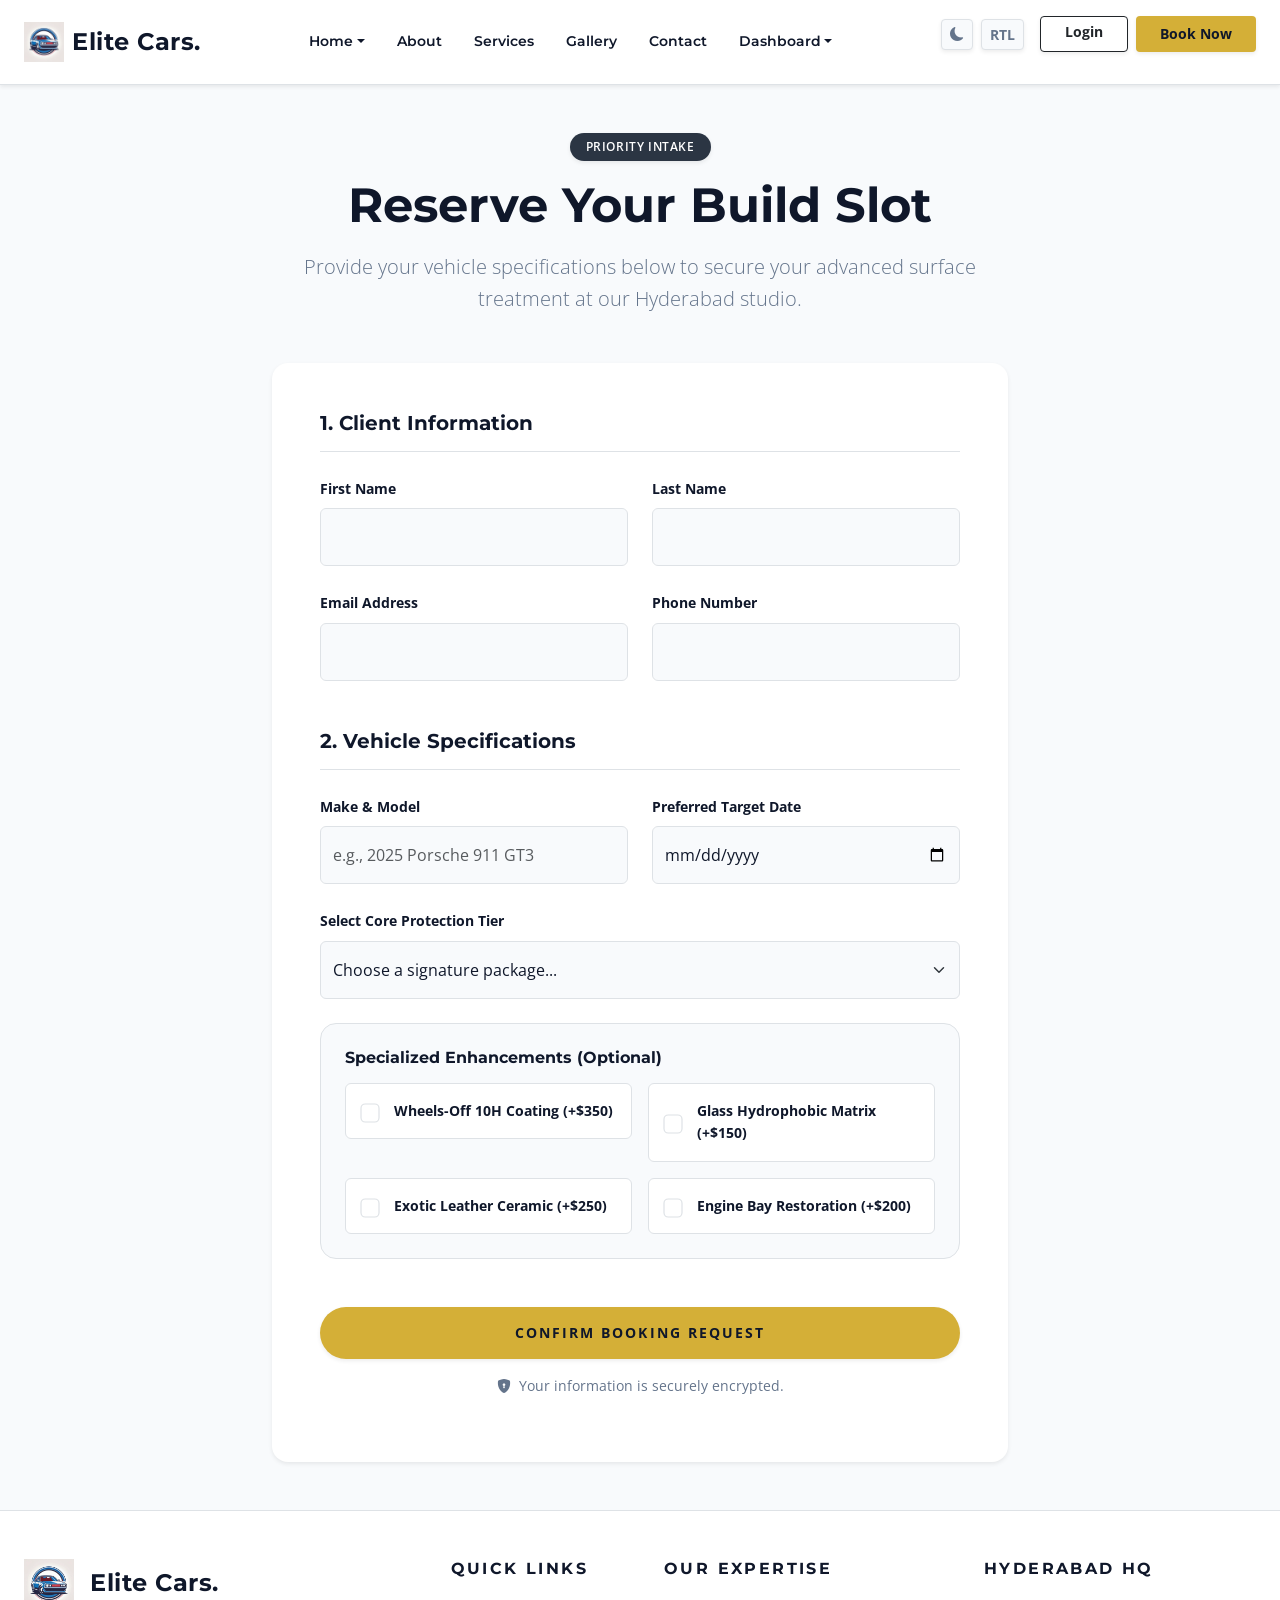
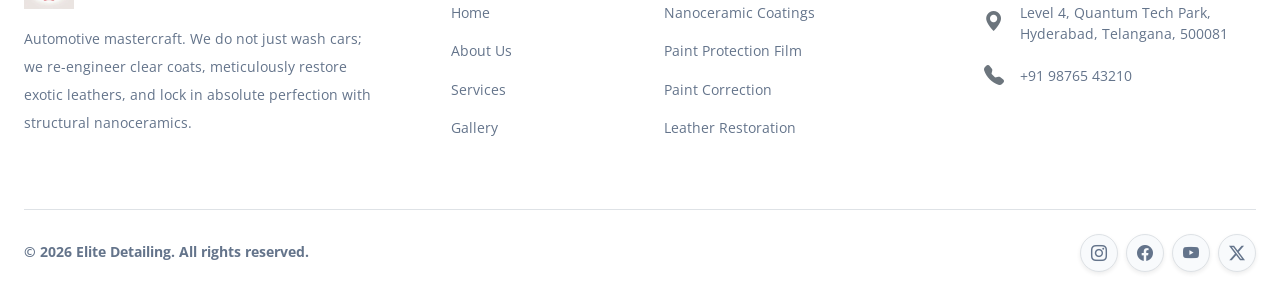
<file: book-now.html>
<!DOCTYPE html>
<html lang="en" dir="ltr" data-theme="light">
<head>
    <meta charset="UTF-8">
    <meta name="viewport" content="width=device-width, initial-scale=1.0">
    <title>Book an Appointment - Elite Detailing</title>
    
    <link rel="preconnect" href="https://fonts.googleapis.com">
    <link rel="preconnect" href="https://fonts.gstatic.com" crossorigin>
    <link href="https://fonts.googleapis.com/css2?family=Montserrat:wght@400;600;700&family=Open+Sans:wght@400;600&display=swap" rel="stylesheet">
    
    <link href="https://cdn.jsdelivr.net/npm/bootstrap@5.3.0/dist/css/bootstrap.min.css" rel="stylesheet">
    <link rel="stylesheet" href="https://cdn.jsdelivr.net/npm/bootstrap-icons@1.11.1/font/bootstrap-icons.css">
    
    <link rel="stylesheet" href="style.css">
</head>
<body class="d-flex flex-column min-vh-100 bg-alt">

   <nav class="navbar navbar-expand-xl bg-main py-3 border-bottom sticky-top shadow-sm z-3">
        <div class="container-fluid px-4">
            
            <a class="navbar-brand d-flex align-items-center m-0 text-decoration-none hover-scale" href="index.html">
                <img src="images/generated-image-371222529.webp" alt="Elite Detailing Logo" height="40" class="me-2 flex-shrink-0">
                <span class="logo-text fw-bold fs-4 text-main text-nowrap">Elite Cars.</span>
            </a>
            
            <button class="navbar-toggler border-0 shadow-none" type="button" data-bs-toggle="collapse" data-bs-target="#mainNav">
                <span class="navbar-toggler-icon"></span>
            </button>
            
            <div class="collapse navbar-collapse" id="mainNav">
                
                <ul class="navbar-nav mx-auto mb-2 mb-lg-0 fw-bold small">
                    
                    <li class="nav-item dropdown">
                        <a class="nav-link dropdown-toggle px-3" href="#" id="homeDropdown" role="button" data-bs-toggle="dropdown" aria-expanded="false">Home</a>
                        <ul class="dropdown-menu border-0 shadow-sm rounded-3 mt-lg-2" aria-labelledby="homeDropdown">
                            <li><a class="dropdown-item fw-bold text-muted hover-bg" href="index.html">Home 1</a></li>
                            <li><a class="dropdown-item fw-bold text-muted hover-bg" href="home-2.html">Home 2</a></li>
                        </ul>
                    </li>
                    
                    <li class="nav-item"><a class="nav-link px-3" href="about.html">About</a></li>
                    <li class="nav-item"><a class="nav-link px-3" href="services.html">Services</a></li>
                    <li class="nav-item"><a class="nav-link px-3" href="gallery.html">Gallery</a></li>
                    <li class="nav-item"><a class="nav-link px-3" href="contact.html">Contact</a></li>
                    
                    <li class="nav-item dropdown">
                        <a class="nav-link dropdown-toggle px-3" href="#" id="dashboardDropdown" role="button" data-bs-toggle="dropdown" aria-expanded="false">Dashboard</a>
                        <ul class="dropdown-menu border-0 shadow-sm rounded-3 mt-lg-2" aria-labelledby="dashboardDropdown">
                            <li><a class="dropdown-item fw-bold text-muted hover-bg" href="dashboard-user.html">Client Portal</a></li>
                            <li><a class="dropdown-item fw-bold text-muted hover-bg" href="dashboard-admin.html">Admin Operations</a></li>
                        </ul>
                    </li>
                    
                </ul>

                <div class="nav-controls-wrapper d-flex flex-column flex-lg-row align-items-lg-center gap-3 mt-3 mt-lg-0">
                    
                    <div class="d-flex gap-2">
                        <button class="btn btn-sm bg-alt border shadow-sm theme-toggle-btn" aria-label="Toggle Dark Mode">
                            <i class="bi bi-moon-fill theme-icon-element text-muted"></i>
                        </button>
                        <button class="btn btn-sm bg-alt border shadow-sm rtl-toggle-btn fw-bold text-muted px-2" aria-label="Toggle RTL">
                            RTL
                        </button>
                    </div>
                    
                    <div class="d-flex gap-2">
                        <a href="login.html" class="btn btn-sm btn-outline-dark fw-bold px-4 shadow-sm">Login</a>
                        <a href="book-now.html" class="btn btn-sm btn-secondary-custom fw-bold px-4 shadow-sm">Book Now</a>
                    </div>
                    
                </div>
                
            </div>
        </div>
    </nav>

    <main class="flex-grow-1 container py-5">
        <div class="row justify-content-center">
            <div class="col-lg-10 col-xl-8">
                
                <div class="text-center mb-5">
                    <span class="badge bg-secondary text-dark px-3 py-2 rounded-pill fw-bold text-uppercase tracking-wider shadow-sm mb-3">Priority Intake</span>
                    <h1 class="display-5 fw-bold text-main mb-3">Reserve Your Build Slot</h1>
                    <p class="text-muted lead">Provide your vehicle specifications below to secure your advanced surface treatment at our Hyderabad studio.</p>
                </div>

                <div class="card border-0 shadow-sm bg-main rounded-4 p-4 p-md-5">
                    <form class="needs-validation" novalidate>
                        
                        <h4 class="h5 fw-bold text-main border-bottom pb-3 mb-4">1. Client Information</h4>
                        <div class="row g-4 mb-5">
                            <div class="col-md-6">
                                <label for="firstName" class="form-label small fw-bold text-main">First Name</label>
                                <input type="text" class="form-control py-3 bg-alt border" id="firstName" required>
                            </div>
                            <div class="col-md-6">
                                <label for="lastName" class="form-label small fw-bold text-main">Last Name</label>
                                <input type="text" class="form-control py-3 bg-alt border" id="lastName" required>
                            </div>
                            <div class="col-md-6">
                                <label for="email" class="form-label small fw-bold text-main">Email Address</label>
                                <input type="email" class="form-control py-3 bg-alt border" id="email" required>
                            </div>
                            <div class="col-md-6">
                                <label for="phone" class="form-label small fw-bold text-main">Phone Number</label>
                                <input type="tel" class="form-control py-3 bg-alt border" id="phone" required>
                            </div>
                        </div>

                        <h4 class="h5 fw-bold text-main border-bottom pb-3 mb-4">2. Vehicle Specifications</h4>
                        <div class="row g-4 mb-4">
                            <div class="col-md-6">
                                <label for="carInfo" class="form-label small fw-bold text-main">Make & Model</label>
                                <input type="text" class="form-control py-3 bg-alt border" id="carInfo" placeholder="e.g., 2025 Porsche 911 GT3" required>
                            </div>
                            <div class="col-md-6">
                                <label for="bookDate" class="form-label small fw-bold text-main">Preferred Target Date</label>
                                <input type="date" class="form-control py-3 bg-alt border" id="bookDate" required>
                            </div>
                        </div>

                        <div class="mb-4">
                            <label for="packageSelection" class="form-label small fw-bold text-main">Select Core Protection Tier</label>
                            <select class="form-select py-3 bg-alt border" id="packageSelection" required>
                                <option value="" selected disabled>Choose a signature package...</option>
                                <option value="l1">Level 1: Enhancement Package (1-Year Protection Coat)</option>
                                <option value="l2">Level 2: Correction Package (3-Year 9H Nanoceramic Matrix)</option>
                                <option value="l3">Level 3: Mastercraft Paint Correction & 10H Ceramic Coating</option>
                            </select>
                        </div>

                        <div class="mb-5 bg-alt p-4 rounded-4 border">
                            <h4 class="h6 fw-bold mb-3 text-main">Specialized Enhancements (Optional)</h4>
                            <div class="row g-3">
                                <div class="col-md-6">
                                    <div class="form-check p-3 rounded bg-main border m-0 d-flex align-items-center">
                                        <input class="form-check-input ms-0 me-3" type="checkbox" id="addon1" value="wheels" style="transform: scale(1.2);">
                                        <label class="form-check-label small text-main fw-bold m-0 w-100" style="cursor:pointer;" for="addon1">Wheels-Off 10H Coating (+$350)</label>
                                    </div>
                                </div>
                                <div class="col-md-6">
                                    <div class="form-check p-3 rounded bg-main border m-0 d-flex align-items-center">
                                        <input class="form-check-input ms-0 me-3" type="checkbox" id="addon2" value="glass" style="transform: scale(1.2);">
                                        <label class="form-check-label small text-main fw-bold m-0 w-100" style="cursor:pointer;" for="addon2">Glass Hydrophobic Matrix (+$150)</label>
                                    </div>
                                </div>
                                <div class="col-md-6">
                                    <div class="form-check p-3 rounded bg-main border m-0 d-flex align-items-center">
                                        <input class="form-check-input ms-0 me-3" type="checkbox" id="addon3" value="leather" style="transform: scale(1.2);">
                                        <label class="form-check-label small text-main fw-bold m-0 w-100" style="cursor:pointer;" for="addon3">Exotic Leather Ceramic (+$250)</label>
                                    </div>
                                </div>
                                <div class="col-md-6">
                                    <div class="form-check p-3 rounded bg-main border m-0 d-flex align-items-center">
                                        <input class="form-check-input ms-0 me-3" type="checkbox" id="addon4" value="engine" style="transform: scale(1.2);">
                                        <label class="form-check-label small text-main fw-bold m-0 w-100" style="cursor:pointer;" for="addon4">Engine Bay Restoration (+$200)</label>
                                    </div>
                                </div>
                            </div>
                        </div>

                        <div class="text-center">
                            <button type="submit" class="btn btn-secondary-custom py-3 px-5 rounded-pill fw-bold text-uppercase tracking-wider shadow-sm w-100">Confirm Booking Request</button>
                            <p class="small text-muted mt-3"><i class="bi bi-shield-lock-fill me-1"></i> Your information is securely encrypted.</p>
                        </div>

                    </form>
                </div>
            </div>
        </div>
    </main>

    <footer class="bg-main border-top pt-5 pb-3 mt-auto z-2 position-relative">
        <div class="container-fluid px-4">
            <div class="row g-5 mb-5">
                
                <div class="col-lg-4 col-md-6">
                    <div class="d-flex align-items-center mb-3">
                        <img src="images/generated-image-371222529.webp" alt="Elite Detailing Logo" height="50" class="me-3">
                        <h4 class="logo-text fw-bold m-0 text-main">Elite Cars.</h4>
                    </div>
                    <p class="small text-muted mb-4 pe-lg-4 lh-lg">
                        Automotive mastercraft. We do not just wash cars; we re-engineer clear coats, meticulously restore exotic leathers, and lock in absolute perfection with structural nanoceramics.
                    </p>
                </div>
                
                <div class="col-lg-2 col-md-6">
                    <h5 class="h6 fw-bold mb-4 text-main text-uppercase tracking-wider">Quick Links</h5>
                    <ul class="list-unstyled d-flex flex-column gap-3 small">
                        <li><a href="index.html" class="text-muted text-decoration-none hover-scale d-inline-block">Home</a></li>
                        <li><a href="about.html" class="text-muted text-decoration-none hover-scale d-inline-block">About Us</a></li>
                        <li><a href="services.html" class="text-muted text-decoration-none hover-scale d-inline-block">Services</a></li>
                        <li><a href="gallery.html" class="text-muted text-decoration-none hover-scale d-inline-block">Gallery</a></li>
                    </ul>
                </div>
                
                <div class="col-lg-3 col-md-6">
                    <h5 class="h6 fw-bold mb-4 text-main text-uppercase tracking-wider">Our Expertise</h5>
                    <ul class="list-unstyled d-flex flex-column gap-3 small">
                        <li><a href="services.html" class="text-muted text-decoration-none hover-scale d-inline-block">Nanoceramic Coatings</a></li>
                        <li><a href="services.html" class="text-muted text-decoration-none hover-scale d-inline-block">Paint Protection Film</a></li>
                        <li><a href="services.html" class="text-muted text-decoration-none hover-scale d-inline-block">Paint Correction</a></li>
                        <li><a href="services.html" class="text-muted text-decoration-none hover-scale d-inline-block">Leather Restoration</a></li>
                    </ul>
                </div>
                
                <div class="col-lg-3 col-md-6">
                    <h5 class="h6 fw-bold mb-4 text-main text-uppercase tracking-wider">Hyderabad HQ</h5>
                    <ul class="list-unstyled d-flex flex-column gap-3 small text-muted">
                        <li class="d-flex align-items-start gap-3">
                            <i class="bi bi-geo-alt-fill text-secondary fs-5 mt-1"></i>
                            <span class="lh-base">Level 4, Quantum Tech Park,<br>Hyderabad, Telangana, 500081</span>
                        </li>
                        <li class="d-flex align-items-center gap-3">
                            <i class="bi bi-telephone-fill text-secondary fs-5"></i>
                            <span>+91 98765 43210</span>
                        </li>
                    </ul>
                </div>
            </div>
            
            <div class="d-flex flex-column flex-md-row justify-content-between align-items-center pt-4 pb-2 border-top small text-muted">
                
                <p class="mb-4 mb-md-0 fw-bold">&copy; 2026 Elite Detailing. All rights reserved.</p>
                
                <div class="d-flex flex-row gap-2">
                    <a href="#" class="btn bg-alt border rounded-circle text-muted hover-scale d-flex align-items-center justify-content-center shadow-sm" style="width: 38px; height: 38px;" aria-label="Instagram"><i class="bi bi-instagram"></i></a>
                    <a href="#" class="btn bg-alt border rounded-circle text-muted hover-scale d-flex align-items-center justify-content-center shadow-sm" style="width: 38px; height: 38px;" aria-label="Facebook"><i class="bi bi-facebook"></i></a>
                    <a href="#" class="btn bg-alt border rounded-circle text-muted hover-scale d-flex align-items-center justify-content-center shadow-sm" style="width: 38px; height: 38px;" aria-label="YouTube"><i class="bi bi-youtube"></i></a>
                    <a href="#" class="btn bg-alt border rounded-circle text-muted hover-scale d-flex align-items-center justify-content-center shadow-sm" style="width: 38px; height: 38px;" aria-label="X (Twitter)"><i class="bi bi-twitter-x"></i></a>
                </div>
                
            </div>
        </div>
    </footer>

    <script src="https://cdn.jsdelivr.net/npm/bootstrap@5.3.0/dist/js/bootstrap.bundle.min.js"></script>
    <script>
        document.addEventListener('DOMContentLoaded', () => {
            const htmlElement = document.documentElement;
            const themeToggleBtns = document.querySelectorAll('.theme-toggle-btn');
            const rtlToggleBtns = document.querySelectorAll('.rtl-toggle-btn');
            
            const savedTheme = localStorage.getItem('elite_theme') || 'light';
            htmlElement.setAttribute('data-theme', savedTheme);
            updateThemeIcons(savedTheme);

            themeToggleBtns.forEach(btn => {
                btn.addEventListener('click', () => {
                    const currentTheme = htmlElement.getAttribute('data-theme');
                    const newTheme = currentTheme === 'light' ? 'dark' : 'light';
                    htmlElement.setAttribute('data-theme', newTheme);
                    localStorage.setItem('elite_theme', newTheme);
                    updateThemeIcons(newTheme);
                });
            });

            function updateThemeIcons(theme) {
                const themeIcons = document.querySelectorAll('.theme-icon-element');
                themeIcons.forEach(icon => {
                    if (theme === 'dark') {
                        icon.classList.remove('bi-moon-fill', 'text-muted');
                        icon.classList.add('bi-sun-fill', 'text-warning');
                    } else {
                        icon.classList.remove('bi-sun-fill', 'text-warning');
                        icon.classList.add('bi-moon-fill', 'text-muted');
                    }
                });
            }
            
            const savedDir = localStorage.getItem('elite_dir') || 'ltr';
            htmlElement.setAttribute('dir', savedDir);

            rtlToggleBtns.forEach(btn => {
                btn.addEventListener('click', () => {
                    const currentDir = htmlElement.getAttribute('dir');
                    const newDir = currentDir === 'ltr' ? 'rtl' : 'ltr';
                    htmlElement.setAttribute('dir', newDir);
                    localStorage.setItem('elite_dir', newDir);
                });
            });
        });
    </script>
</body>
</html>
</file>
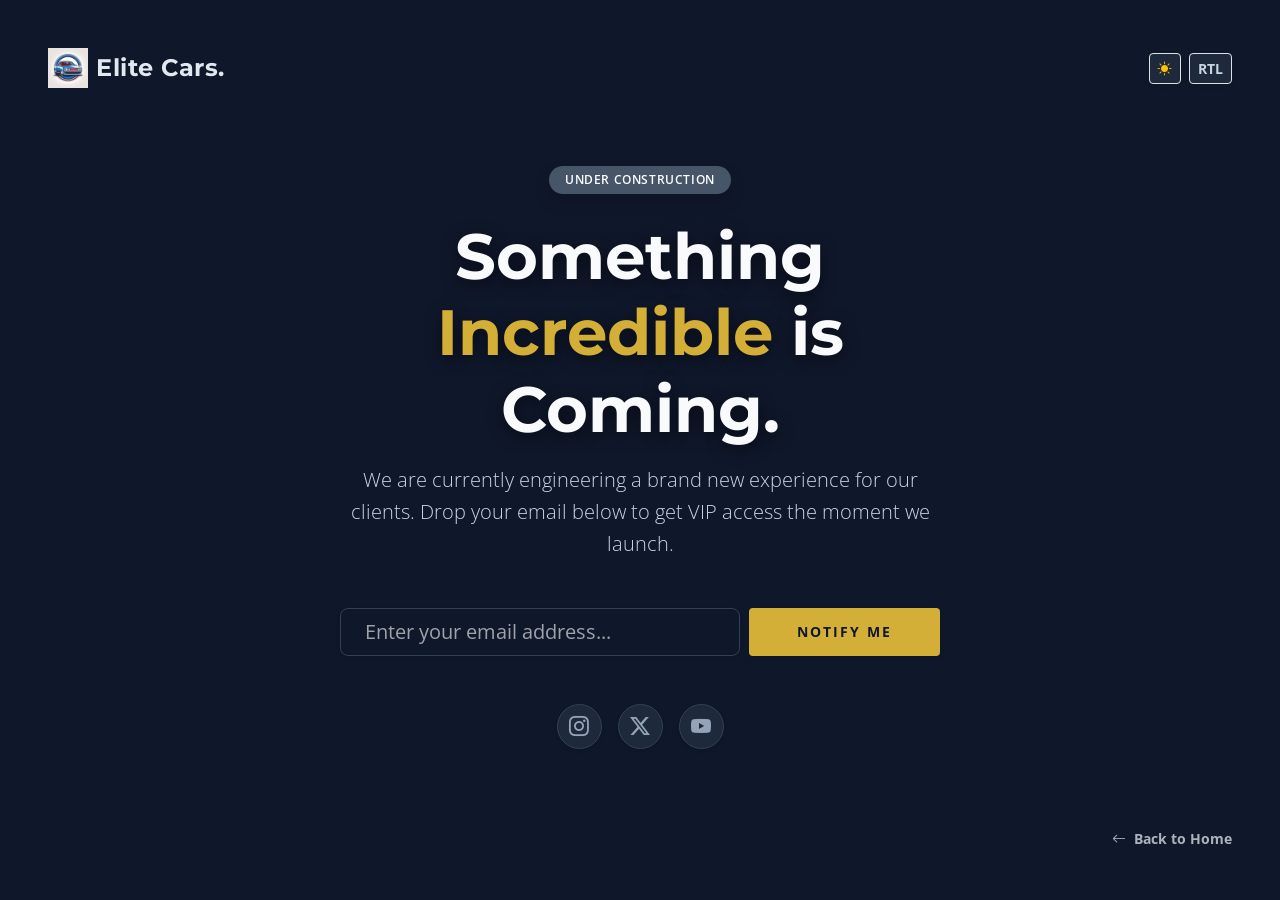
<file: coming-soon.html>
<!DOCTYPE html>
<html lang="en" dir="ltr" data-theme="dark">
<head>
    <meta charset="UTF-8">
    <meta name="viewport" content="width=device-width, initial-scale=1.0">
    <title>Coming Soon - Elite Cars.</title>
    <link href="https://fonts.googleapis.com/css2?family=Montserrat:wght@400;600;700&family=Open+Sans:wght@400;600&display=swap" rel="stylesheet">
    <link href="https://cdn.jsdelivr.net/npm/bootstrap@5.3.0/dist/css/bootstrap.min.css" rel="stylesheet">
    <link rel="stylesheet" href="https://cdn.jsdelivr.net/npm/bootstrap-icons@1.11.1/font/bootstrap-icons.css">
    <link rel="stylesheet" href="style.css">
</head>
<body class="coming-soon-wrapper d-flex flex-column min-vh-100">

    <div class="w-100 p-4 p-md-5 d-flex justify-content-between align-items-center z-3">
        <a class="d-inline-flex align-items-center text-decoration-none hover-scale brand-link" href="index.html">
            <img src="images/generated-image-371222529.webp" alt="Elite Cars Logo" height="40" class="me-2 flex-shrink-0">
            <span class="logo-text fw-bold fs-4 text-main text-nowrap">Elite Cars.</span>
        </a>
        
        <div class="d-flex gap-2">
            <button class="btn btn-sm bg-alt border shadow-sm theme-toggle-btn" aria-label="Toggle Dark Mode">
                <i class="bi bi-moon-fill theme-icon-element text-muted"></i>
            </button>
            <button class="btn btn-sm bg-alt border shadow-sm rtl-toggle-btn fw-bold text-muted px-2" aria-label="Toggle RTL">
                RTL
            </button>
        </div>
    </div>

    <main class="flex-grow-1 d-flex align-items-center justify-content-center text-center px-3 py-4 z-2">
        <div style="max-width: 600px;">
            
            <span class="badge bg-secondary text-dark text-uppercase tracking-wider px-3 py-2 rounded-pill mb-4 shadow">Under Construction</span>
            
            <h1 class="display-3 fw-bold mb-3 coming-soon-title text-main">Something <span style="color: var(--secondary-color);">Incredible</span> is Coming.</h1>
            
            <p class="lead mb-5 text-muted">
                We are currently engineering a brand new experience for our clients. Drop your email below to get VIP access the moment we launch.
            </p>

            <form class="coming-soon-form mb-5">
                <div class="d-flex flex-column flex-sm-row gap-2 justify-content-center">
                    <input type="email" class="form-control form-control-lg px-4 shadow-sm" placeholder="Enter your email address..." required style="max-width: 400px; margin: 0 auto;">
                    <button class="btn btn-secondary-custom btn-lg fw-bold px-4 px-md-5 text-uppercase tracking-wider flex-shrink-0 shadow-sm" type="submit">Notify Me</button>
                </div>
            </form>

            <div class="d-flex justify-content-center gap-3">
                <a href="#" class="social-link-circle text-decoration-none shadow-sm"><i class="bi bi-instagram fs-5"></i></a>
                <a href="#" class="social-link-circle text-decoration-none shadow-sm"><i class="bi bi-twitter-x fs-5"></i></a>
                <a href="#" class="social-link-circle text-decoration-none shadow-sm"><i class="bi bi-youtube fs-5"></i></a>
            </div>

        </div>
    </main>

    <div class="w-100 p-4 p-md-5 text-center text-md-end mt-auto z-3">
        <a href="index.html" class="text-main opacity-75 text-decoration-none fw-bold small hover-scale d-inline-block">
            <i class="bi bi-arrow-left me-1"></i> Back to Home
        </a>
    </div>

    <script src="https://cdn.jsdelivr.net/npm/bootstrap@5.3.0/dist/js/bootstrap.bundle.min.js"></script>
    <script>
        document.addEventListener('DOMContentLoaded', () => {
            const htmlElement = document.documentElement;
            const themeToggleBtns = document.querySelectorAll('.theme-toggle-btn');
            const rtlToggleBtns = document.querySelectorAll('.rtl-toggle-btn');
            
            // Set initial theme
            const savedTheme = localStorage.getItem('elite_theme') || 'dark'; // Defaulting to dark for visual impact
            htmlElement.setAttribute('data-theme', savedTheme);
            updateThemeIcons(savedTheme);

            // Theme toggle listener
            themeToggleBtns.forEach(btn => {
                btn.addEventListener('click', () => {
                    const currentTheme = htmlElement.getAttribute('data-theme');
                    const newTheme = currentTheme === 'light' ? 'dark' : 'light';
                    htmlElement.setAttribute('data-theme', newTheme);
                    localStorage.setItem('elite_theme', newTheme);
                    updateThemeIcons(newTheme);
                });
            });

            // Update icon visuals
            function updateThemeIcons(theme) {
                const themeIcons = document.querySelectorAll('.theme-icon-element');
                themeIcons.forEach(icon => {
                    if (theme === 'dark') {
                        icon.classList.remove('bi-moon-fill', 'text-muted');
                        icon.classList.add('bi-sun-fill', 'text-warning');
                    } else {
                        icon.classList.remove('bi-sun-fill', 'text-warning');
                        icon.classList.add('bi-moon-fill', 'text-muted');
                    }
                });
            }
            
            // RTL setup
            const savedDir = localStorage.getItem('elite_dir') || 'ltr';
            htmlElement.setAttribute('dir', savedDir);
            
            rtlToggleBtns.forEach(btn => {
                btn.addEventListener('click', () => {
                    const currentDir = htmlElement.getAttribute('dir');
                    const newDir = currentDir === 'ltr' ? 'rtl' : 'ltr';
                    htmlElement.setAttribute('dir', newDir);
                    localStorage.setItem('elite_dir', newDir);
                });
            });
        });
    </script>
</body>
</html>
</file>
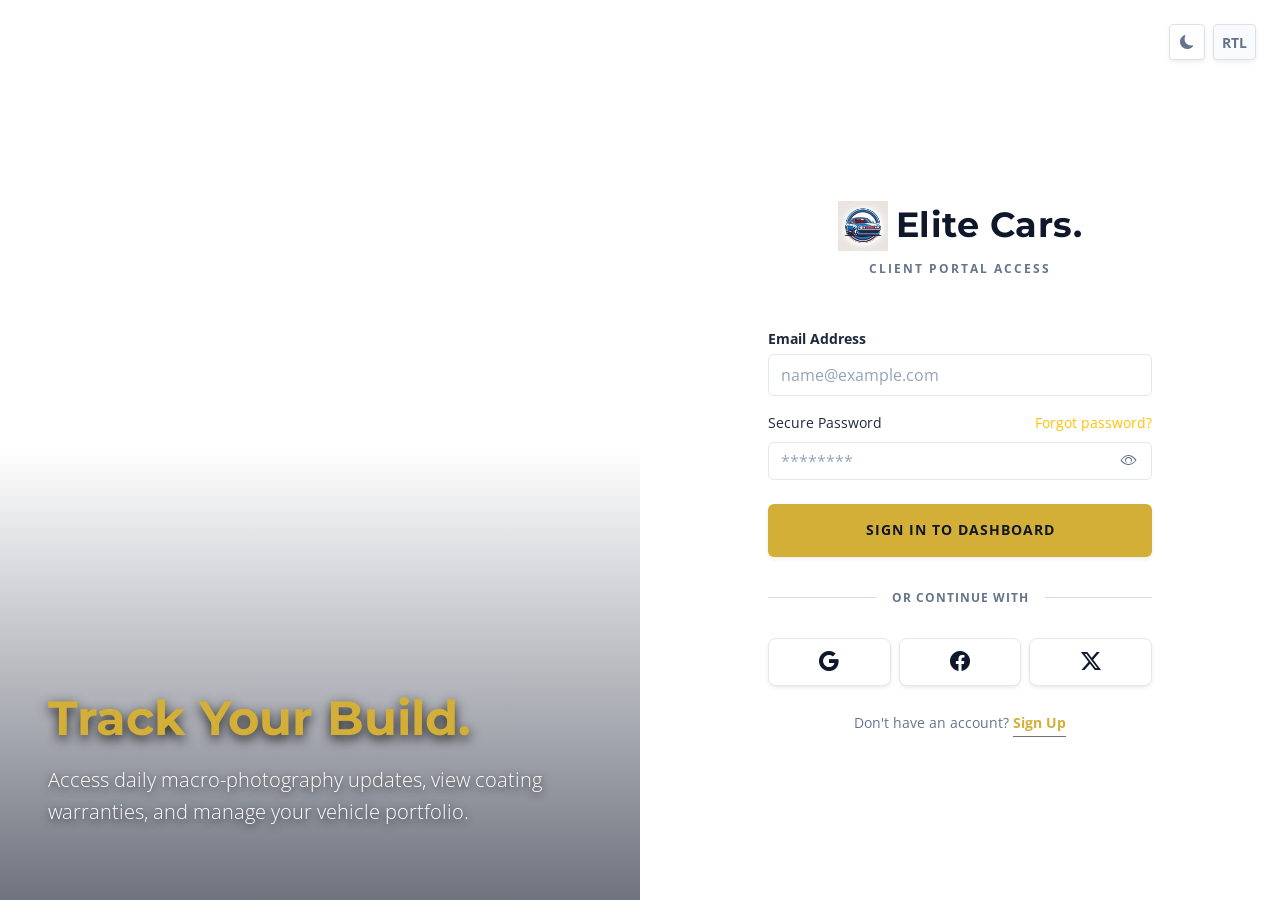
<file: login.html>
<!DOCTYPE html>
<html lang="en" dir="ltr" data-theme="light">
<head>
    <meta charset="UTF-8">
    <meta name="viewport" content="width=device-width, initial-scale=1.0">
    <title>Login - Elite Detailing</title>
    <link href="https://fonts.googleapis.com/css2?family=Montserrat:wght@400;600;700&family=Open+Sans:wght@400;600&display=swap" rel="stylesheet">
    <link href="https://cdn.jsdelivr.net/npm/bootstrap@5.3.0/dist/css/bootstrap.min.css" rel="stylesheet">
    <link rel="stylesheet" href="https://cdn.jsdelivr.net/npm/bootstrap-icons@1.11.1/font/bootstrap-icons.css">
    <link rel="stylesheet" href="style.css">
</head>
<body class="bg-main">

    <div class="row g-0 min-vh-100">
        <div class="col-lg-6 d-none d-lg-flex flex-column justify-content-end p-5 auth-split-image-col">
            <div class="position-relative z-2 mb-4" style="max-width: 500px;">
                <h1 class="display-5 mb-3">Track Your Build.</h1>
                <p class="lead mb-0">
                    Access daily macro-photography updates, view coating warranties, and manage your vehicle portfolio.
                </p>
            </div>
        </div>

        <div class="col-lg-6 d-flex flex-column bg-main position-relative">
            
            <div class="w-100 d-flex justify-content-end gap-2 p-3 p-md-4">
                <button class="btn btn-sm bg-main border theme-toggle-btn shadow-sm d-flex align-items-center justify-content-center" style="width: 36px; height: 36px;" aria-label="Toggle Theme">
                    <i class="bi bi-moon-fill theme-icon-element text-muted"></i>
                </button>
                <button class="btn btn-sm bg-alt border shadow-sm rtl-toggle-btn fw-bold text-muted px-2" aria-label="Toggle RTL">RTL
                    
                </button>
            </div>

            <div class="m-auto w-100 px-4 pb-4 px-md-5 pb-md-5 auth-split-form-wrapper">
                
               <div class="text-center mb-5">
                <a href="index.html" class="text-decoration-none d-flex align-items-center justify-content-center gap-2 mb-2">
                    <img src="images/generated-image-371222529.webp" alt="Elite Detailing Logo" height="50" class="hover-scale">
                    <h2 class="fw-bold text-main logo-text mb-0 auth-split-title">Elite Cars.</h2>
                </a>
                <span class="text-muted text-uppercase fw-bold tracking-wider auth-split-subtitle d-block">Client Portal Access</span>
            </div>

                <form>
                    <div class="mb-3">
                        <label for="loginEmail" class="form-label small fw-bold mb-1">Email Address</label>
                        <input type="email" class="form-control py-2 shadow-none" id="loginEmail" placeholder="name@example.com" required>
                    </div>

                   <div class="mb-4">
                    <div class="d-flex justify-content-between align-items-center mb-2">
                        <label class="form-label small mb-0">Secure Password</label>
                        <a href="#" class="text-warning text-decoration-none small">Forgot password?</a>
                    </div>
                    
                    <div class="position-relative">
                        <input type="password" class="form-control bg-transparent pe-5" placeholder="********" id="passwordInput">
                        <i class="bi bi-eye position-absolute text-muted password-eye-icon"style="top: 50%; transform: translateY(-50%); cursor: pointer; z-index: 5;"id="togglePasswordIcon"></i>
                    </div>
                </div>

                    <button type="submit" class="btn btn-secondary-custom w-100 py-3 fw-bold text-uppercase tracking-wider shadow-sm mb-4 auth-split-submit">
                        Sign In To Dashboard
                    </button>

                    <div class="d-flex align-items-center mb-4">
                        <hr class="flex-grow-1 text-muted opacity-25">
                        <span class="mx-3 text-muted text-uppercase fw-bold divider-text">Or continue with</span>
                        <hr class="flex-grow-1 text-muted opacity-25">
                    </div>

                    <div class="d-flex gap-2 mb-4">
                        <button type="button" class="btn bg-main social-btn flex-grow-1 py-2 fw-bold fs-5 shadow-sm rounded-3"><i class="bi bi-google"></i></button>
                        <button type="button" class="btn bg-main social-btn flex-grow-1 py-2 fw-bold fs-5 shadow-sm rounded-3"><i class="bi bi-facebook"></i></button>
                        <button type="button" class="btn bg-main social-btn flex-grow-1 py-2 fw-bold fs-5 shadow-sm rounded-3"><i class="bi bi-twitter-x"></i></button>
                    </div>

                    <div class="text-center">
                        <span class="small text-muted">Don't have an account? <a href="signup.html" class="text-secondary fw-bold text-decoration-none border-bottom border-secondary pb-1">Sign Up</a></span>
                    </div>
                </form>
            </div>
        </div>
    </div>

    <script>
        document.addEventListener('DOMContentLoaded', () => {
            const htmlElement = document.documentElement;
            const themeToggleBtns = document.querySelectorAll('.theme-toggle-btn');
            const rtlToggleBtns = document.querySelectorAll('.rtl-toggle-btn');
            const savedTheme = localStorage.getItem('elite_theme') || 'light';
            htmlElement.setAttribute('data-theme', savedTheme);
            updateThemeIcons(savedTheme);

            themeToggleBtns.forEach(btn => {
                btn.addEventListener('click', () => {
                    const currentTheme = htmlElement.getAttribute('data-theme');
                    const newTheme = currentTheme === 'light' ? 'dark' : 'light';
                    htmlElement.setAttribute('data-theme', newTheme);
                    localStorage.setItem('elite_theme', newTheme);
                    updateThemeIcons(newTheme);
                });
            });

            function updateThemeIcons(theme) {
                const themeIcons = document.querySelectorAll('.theme-icon-element');
                themeIcons.forEach(icon => {
                    if (theme === 'dark') {
                        icon.classList.remove('bi-moon-fill', 'text-muted');
                        icon.classList.add('bi-sun-fill', 'text-warning');
                    } else {
                        icon.classList.remove('bi-sun-fill', 'text-warning');
                        icon.classList.add('bi-moon-fill', 'text-muted');
                    }
                });
            }
            
            const savedDir = localStorage.getItem('elite_dir') || 'ltr';
            htmlElement.setAttribute('dir', savedDir);
            rtlToggleBtns.forEach(btn => {
                btn.addEventListener('click', () => {
                    const currentDir = htmlElement.getAttribute('dir');
                    const newDir = currentDir === 'ltr' ? 'rtl' : 'ltr';
                    htmlElement.setAttribute('dir', newDir);
                    localStorage.setItem('elite_dir', newDir);
                });
            });

            document.querySelectorAll('.toggle-password').forEach(toggle => {
                toggle.addEventListener('click', function() {
                    const input = this.previousElementSibling;
                    const icon = this.querySelector('i');
                    if (input.type === 'password') {
                        input.type = 'text';
                        icon.classList.remove('bi-eye');
                        icon.classList.add('bi-eye-slash');
                    } else {
                        input.type = 'password';
                        icon.classList.remove('bi-eye-slash');
                        icon.classList.add('bi-eye');
                    }
                });
            });
        });
    </script>
    <script>
    document.addEventListener("DOMContentLoaded", function() {
        // Find every eye icon on the page
        const togglePasswordIcons = document.querySelectorAll('.password-eye-icon');

        togglePasswordIcons.forEach(function(icon) {
            icon.addEventListener('click', function() {
                // Find the exact input field that sits next to the clicked icon
                const inputField = this.parentElement.querySelector('input');
                
                if (inputField) {
                    // Toggle the type between 'password' (hidden) and 'text' (visible)
                    if (inputField.type === 'password') {
                        inputField.type = 'text';
                        // Change the icon to a slashed eye
                        this.classList.remove('bi-eye');
                        this.classList.add('bi-eye-slash');
                    } else {
                        inputField.type = 'password';
                        // Change the icon back to a normal eye
                        this.classList.remove('bi-eye-slash');
                        this.classList.add('bi-eye');
                    }
                }
            });
        });
    });
</script>
</body>
</html>
</file>
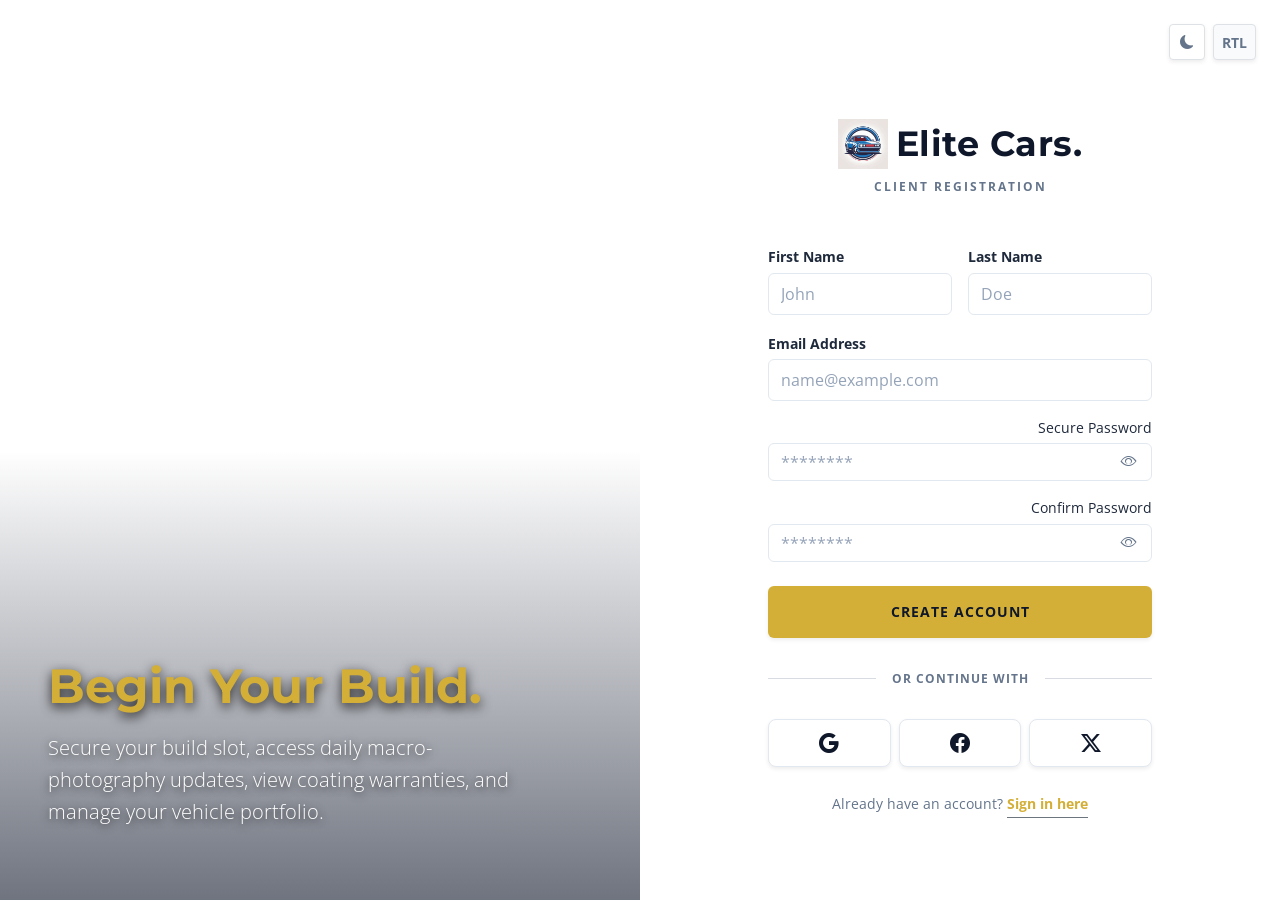
<file: signup.html>
<!DOCTYPE html>
<html lang="en" dir="ltr" data-theme="light">
<head>
    <meta charset="UTF-8">
    <meta name="viewport" content="width=device-width, initial-scale=1.0">
    <title>Create Account - Elite Detailing</title>
    <link href="https://fonts.googleapis.com/css2?family=Montserrat:wght@400;600;700&family=Open+Sans:wght@400;600&display=swap" rel="stylesheet">
    <link href="https://cdn.jsdelivr.net/npm/bootstrap@5.3.0/dist/css/bootstrap.min.css" rel="stylesheet">
    <link rel="stylesheet" href="https://cdn.jsdelivr.net/npm/bootstrap-icons@1.11.1/font/bootstrap-icons.css">
    <link rel="stylesheet" href="style.css">
</head>
<body class="bg-main">

    <div class="row g-0 min-vh-100">
        <div class="col-lg-6 d-none d-lg-flex flex-column justify-content-end p-5 auth-split-image-col">
            <div class="position-relative z-2 mb-4" style="max-width: 500px;">
                <h1 class="display-5 mb-3">Begin Your Build.</h1>
                <p class="lead mb-0">
                    Secure your build slot, access daily macro-photography updates, view coating warranties, and manage your vehicle portfolio.
                </p>
            </div>
        </div>

        <div class="col-lg-6 d-flex flex-column bg-main position-relative">
            
            <div class="w-100 d-flex justify-content-end gap-2 p-3 p-md-4">
                <button class="btn btn-sm bg-main border theme-toggle-btn shadow-sm d-flex align-items-center justify-content-center" style="width: 36px; height: 36px;" aria-label="Toggle Theme">
                    <i class="bi bi-moon-fill theme-icon-element text-muted"></i>
                </button>
                <button class="btn btn-sm bg-alt border shadow-sm rtl-toggle-btn fw-bold text-muted px-2" aria-label="Toggle RTL">RTL
</button>
            </div>

            <div class="m-auto w-100 px-4 pb-4 px-md-5 pb-md-5 auth-split-form-wrapper">
                
                <div class="text-center mb-5">
                    <a href="index.html" class="text-decoration-none d-flex align-items-center justify-content-center gap-2 mb-2">
                        <img src="images/generated-image-371222529.webp" alt="Elite Detailing Logo" height="50" class="hover-scale">
                        <h2 class="fw-bold text-main logo-text mb-0 auth-split-title">Elite Cars.</h2>
                    </a>
                    <span class="text-muted text-uppercase fw-bold tracking-wider auth-split-subtitle mt-1 d-block">Client Registration</span>
                </div>

                <form>
                    <div class="row g-3 mb-3">
                        <div class="col-sm-6">
                            <label for="regFirstName" class="form-label small fw-bold mb-1">First Name</label>
                            <input type="text" class="form-control py-2 shadow-none" id="regFirstName" placeholder="John" required>
                        </div>
                        <div class="col-sm-6">
                            <label for="regLastName" class="form-label small fw-bold mb-1">Last Name</label>
                            <input type="text" class="form-control py-2 shadow-none" id="regLastName" placeholder="Doe" required>
                        </div>
                    </div>

                    <div class="mb-3">
                        <label for="regEmail" class="form-label small fw-bold mb-1">Email Address</label>
                        <input type="email" class="form-control py-2 shadow-none" id="regEmail" placeholder="name@example.com" required>
                    </div>

                    <div class="mb-3">
                        <div class="d-flex justify-content-end mb-1">
                            <label class="form-label small mb-0">Secure Password</label>
                        </div>
                        <div class="position-relative">
                            <input type="password" class="form-control bg-transparent pe-5" placeholder="********" id="signupPassword">
                            <i class="bi bi-eye position-absolute text-muted password-eye-icon"style="top: 50%; transform: translateY(-50%); cursor: pointer; z-index: 5;"id="toggleSignupPassword"></i>
                        </div>
                    </div>
                    
                    <div class="mb-4">
                        <div class="d-flex justify-content-end mb-1">
                            <label class="form-label small mb-0">Confirm Password</label>
                        </div>
                        
                        <div class="position-relative">
                            <input type="password" class="form-control bg-transparent pe-5" placeholder="********" id="confirmPassword">
                            <i class="bi bi-eye position-absolute text-muted password-eye-icon"style="top: 50%; transform: translateY(-50%); cursor: pointer; z-index: 5;"id="toggleConfirmPassword"></i>
                        </div>
                    </div>

                    <button type="submit" class="btn btn-secondary-custom w-100 py-3 fw-bold text-uppercase tracking-wider shadow-sm mb-4 auth-split-submit">
                        Create Account
                    </button>

                    <div class="d-flex align-items-center mb-4">
                        <hr class="flex-grow-1 text-muted opacity-25">
                        <span class="mx-3 text-muted text-uppercase fw-bold divider-text">Or continue with</span>
                        <hr class="flex-grow-1 text-muted opacity-25">
                    </div>

                    <div class="d-flex gap-2 mb-4">
                        <button type="button" class="btn bg-main social-btn flex-grow-1 py-2 fw-bold fs-5 shadow-sm rounded-3"><i class="bi bi-google"></i></button>
                        <button type="button" class="btn bg-main social-btn flex-grow-1 py-2 fw-bold fs-5 shadow-sm rounded-3"><i class="bi bi-facebook"></i></button>
                        <button type="button" class="btn bg-main social-btn flex-grow-1 py-2 fw-bold fs-5 shadow-sm rounded-3"><i class="bi bi-twitter-x"></i></button>
                    </div>

                    <div class="text-center">
                        <span class="small text-muted">Already have an account? <a href="login.html" class="text-secondary fw-bold text-decoration-none border-bottom border-secondary pb-1">Sign in here</a></span>
                    </div>
                </form>
            </div>
        </div>
    </div>

    <script>
        document.addEventListener('DOMContentLoaded', () => {
            const htmlElement = document.documentElement;
            const themeToggleBtns = document.querySelectorAll('.theme-toggle-btn');
            const rtlToggleBtns = document.querySelectorAll('.rtl-toggle-btn');
            const savedTheme = localStorage.getItem('elite_theme') || 'light';
            htmlElement.setAttribute('data-theme', savedTheme);
            updateThemeIcons(savedTheme);

            themeToggleBtns.forEach(btn => {
                btn.addEventListener('click', () => {
                    const currentTheme = htmlElement.getAttribute('data-theme');
                    const newTheme = currentTheme === 'light' ? 'dark' : 'light';
                    htmlElement.setAttribute('data-theme', newTheme);
                    localStorage.setItem('elite_theme', newTheme);
                    updateThemeIcons(newTheme);
                });
            });

            function updateThemeIcons(theme) {
                const themeIcons = document.querySelectorAll('.theme-icon-element');
                themeIcons.forEach(icon => {
                    if (theme === 'dark') {
                        icon.classList.remove('bi-moon-fill', 'text-muted');
                        icon.classList.add('bi-sun-fill', 'text-warning');
                    } else {
                        icon.classList.remove('bi-sun-fill', 'text-warning');
                        icon.classList.add('bi-moon-fill', 'text-muted');
                    }
                });
            }
            
            const savedDir = localStorage.getItem('elite_dir') || 'ltr';
            htmlElement.setAttribute('dir', savedDir);
            rtlToggleBtns.forEach(btn => {
                btn.addEventListener('click', () => {
                    const currentDir = htmlElement.getAttribute('dir');
                    const newDir = currentDir === 'ltr' ? 'rtl' : 'ltr';
                    htmlElement.setAttribute('dir', newDir);
                    localStorage.setItem('elite_dir', newDir);
                });
            });

            document.querySelectorAll('.toggle-password').forEach(toggle => {
                toggle.addEventListener('click', function() {
                    const input = this.previousElementSibling;
                    const icon = this.querySelector('i');
                    if (input.type === 'password') {
                        input.type = 'text';
                        icon.classList.remove('bi-eye');
                        icon.classList.add('bi-eye-slash');
                    } else {
                        input.type = 'password';
                        icon.classList.remove('bi-eye-slash');
                        icon.classList.add('bi-eye');
                    }
                });
            });
        });
    </script>
    <script>
    document.addEventListener("DOMContentLoaded", function() {
        // Find every eye icon on the page
        const togglePasswordIcons = document.querySelectorAll('.password-eye-icon');

        togglePasswordIcons.forEach(function(icon) {
            icon.addEventListener('click', function() {
                // Find the exact input field that sits next to the clicked icon
                const inputField = this.parentElement.querySelector('input');
                
                if (inputField) {
                    // Toggle the type between 'password' (hidden) and 'text' (visible)
                    if (inputField.type === 'password') {
                        inputField.type = 'text';
                        // Change the icon to a slashed eye
                        this.classList.remove('bi-eye');
                        this.classList.add('bi-eye-slash');
                    } else {
                        inputField.type = 'password';
                        // Change the icon back to a normal eye
                        this.classList.remove('bi-eye-slash');
                        this.classList.add('bi-eye');
                    }
                }
            });
        });
    });
</script>
</body>
</html>
</file>
<file: style.css>
/* ==========================================================================
   CSS Variables & Theming 
   ========================================================================== */
:root {
    /* Base Colors */
    --primary-color: #0f172a; /* Used for Login */
    --secondary-color: #f59e0b; /* Used for Book Now */
    
    /* Light Theme */
    --bg-main: #ffffff;
    --bg-alt: #f8fafc;
    --text-main: #1e293b;
    --text-muted: #64748b;
    --border-color: #e2e8f0;
    
    /* Typography  */
    --font-heading: 'Montserrat', sans-serif;
    --font-body: 'Open Sans', sans-serif;
    --base-font-size: 16px;
    
    /* Spacing System (Equal Gaps) [cite: 70, 71] */
    --section-gap: 80px; 
}

/* Dark Theme Overrides [cite: 80, 83] */
[data-theme="dark"] {
    --bg-main: #0f172a;
    --bg-alt: #1e293b;
    --text-main: #f8fafc;
    --text-muted: #cbd5e1;
    --border-color: #334155;
}

/* ==========================================================================
   Global Resets & Base Styles
   ========================================================================== */
body {
    font-family: var(--font-body);
    font-size: var(--base-font-size);
    color: var(--text-main);
    background-color: var(--bg-main);
    line-height: 1.6;
    margin: 0;
    display: flex;
    flex-direction: column;
    min-height: 100vh;
    transition: background-color 0.3s, color 0.3s;
}

h1, h2, h3, h4, h5, h6 {
    font-family: var(--font-heading);
    font-weight: 700;
    color: var(--text-main);
}

/* Strict Equal Gaps Between Sections */
section {
    padding-top: var(--section-gap);
    padding-bottom: var(--section-gap);
}

.bg-alt {
    background-color: var(--bg-alt);
}

/* ==========================================================================
   Navbar & Footer (Identical Across Pages)
   ========================================================================== */
.navbar {
    background-color: var(--bg-alt);
    border-bottom: 1px solid var(--border-color);
    padding: 15px 0;
}

.navbar-brand, .nav-link {
    color: var(--text-main) !important;
    font-family: var(--font-heading);
    font-weight: 600;
    font-size: 1rem;
}

.footer {
    background-color: var(--bg-alt);
    border-top: 1px solid var(--border-color);
    padding: var(--section-gap) 0;
    margin-top: auto;
}

/* ==========================================================================
   Buttons & Interactive Elements [cite: 77, 78]
   ========================================================================== */
.btn-primary-custom {
    background-color: var(--primary-color);
    color: #ffffff !important;
    padding: 10px 24px;
    border-radius: 4px;
    font-weight: 600;
    border: none;
    text-decoration: none;
}

.btn-secondary-custom {
    background-color: var(--secondary-color);
    color: #0f172a !important;
    padding: 10px 24px;
    border-radius: 4px;
    font-weight: 600;
    border: none;
    text-decoration: none;
}

.btn-primary-custom:hover { opacity: 0.9; }
.btn-secondary-custom:hover { opacity: 0.9; }

/* Toggles */
.action-icon {
    font-size: 1.25rem;
    color: var(--text-main);
    cursor: pointer;
    background: none;
    border: none;
    padding: 8px;
}

/* RTL Support [cite: 84, 85] */
[dir="rtl"] {
    text-align: right;
}
[dir="rtl"] .ms-auto {
    margin-left: 0 !important;
    margin-right: auto !important;
}
[dir="rtl"] .me-3 {
    margin-right: 0 !important;
    margin-left: 1rem !important;
}
/* Update Navbar Links */
.navbar-brand {
    font-size: 1.1rem; /* Slightly smaller but keeps hierarchy */
    font-weight: 700;
}

.nav-link {
    font-size: 0.85rem !important; /* Reduced font size */
    font-weight: 600 !important;   /* Slightly lighter weight */
    padding: 0.5rem 1rem !important; /* Tighter padding between links */
}

/* Update Button Sizes */
.btn-primary-custom,
.btn-secondary-custom {
    padding: 8px 18px; /* Reduced from 10px 24px */
    font-size: 0.85rem; /* Match nav link size */
    font-weight: 600;
    border-radius: 4px;
    border: none;
    text-decoration: none;
    transition: opacity 0.2s ease-in-out;
}

/* Update Action Icons (Dark mode / RTL) */
.action-icon {
    font-size: 1.1rem; /* Reduced icon size */
    color: var(--text-main);
    cursor: pointer;
    background: none;
    border: none;
    padding: 4px; /* Tighter padding around icons */
    display: flex;
    align-items: center;
    gap: 4px; /* Space between icon and text if any */
}

#rtlToggle {
    font-size: 0.85rem;
    font-weight: 600;
}
/* ==========================================================================
   Home-1 (Premium Focus) Cinematic UI Elements
   ========================================================================== */

/* Cinematic Hero Styling */
.premium-hero {
    background-size: cover;
    background-position: center 60%;
    background-attachment: fixed; /* Creates a slight parallax feel */
}

.premium-hero-overlay {
    position: absolute;
    top: 0; left: 0; right: 0; bottom: 0;
    background: linear-gradient(to bottom, rgba(15, 23, 42, 0.7), rgba(15, 23, 42, 0.95));
    z-index: 1;
}

/* Typography Utility */
.tracking-wider {
    letter-spacing: 0.15em;
}

/* Partner Logo Bar */
.grayscale-logos h4 {
    transition: filter 0.3s ease, opacity 0.3s ease, color 0.3s ease;
    filter: grayscale(100%);
}

.grayscale-logos h4:hover {
    filter: grayscale(0%);
    opacity: 1 !important;
    color: var(--secondary-color);
}

/* Facility Feature Cards */
.feature-card {
    transition: transform 0.3s ease, border-color 0.3s ease;
}

.feature-card:hover {
    transform: translateY(-5px);
    border-color: var(--secondary-color) !important;
}

/* Masterwork Gallery Cards Hover Effects */
.masterwork-card {
    cursor: pointer;
}

.masterwork-overlay {
    background: linear-gradient(to top, rgba(15,23,42,0.9) 0%, rgba(15,23,42,0) 100%);
    transition: opacity 0.3s ease;
}

.transition-scale {
    transition: transform 0.6s ease;
}

.masterwork-card:hover .transition-scale {
    transform: scale(1.05);
}
/* ==========================================================================
   Home-1 Expanded Capabilities Cards 
   ========================================================================== */
.service-teaser {
    cursor: pointer;
}

.service-teaser:hover h4 {
    color: var(--secondary-color) !important;
    transition: color 0.3s ease;
}

.service-teaser:hover .transition-scale {
    transform: scale(1.05);
}
/* ==========================================================================
   CARFAX Split Banner Image (Distortion-Free)
   ========================================================================== */
.carfax-bg-image {
    background-image: url('https://images.unsplash.com/photo-1549399542-7e3f8b79c341?auto=format&fit=crop&w=600&q=80');
    background-size: cover;
    background-position: center;
    background-repeat: no-repeat;
    /* This forces the empty column to stretch to the exact height of the text column next to it */
    min-height: 100%; 
}
/* ==========================================================================
   Hero Section Button Sizing (Index Page)
   ========================================================================== */

/* Target the buttons inside the main hero area specifically */
.hero-section .btn {
    padding: 1rem 2.5rem !important;      /* Taller and wider padding */
    font-size: 1.15rem !important;        /* Slightly larger, more readable text */
    font-weight: 700 !important;          /* Ensure the text is bold and confident */
    border-radius: 8px !important;        /* A slightly softer corner for a modern look */
    letter-spacing: 0.5px !important;     /* Subtle spacing to make the text breathe */
    transition: all 0.3s ease !important;
}

/* Optional: Make the buttons scale up just a tiny bit when hovered */
.hero-section .btn:hover {
    transform: translateY(-2px);
    box-shadow: 0 10px 20px rgba(0, 0, 0, 0.2);
}
/* ==========================================================================
   Gold Button Hover Fix (Navbar & Hero Section)
   ========================================================================== */

/* Force the text to stay dark and readable on hover for all custom gold buttons */
.btn-secondary-custom:hover,
.navbar .btn-warning:hover,
.hero-section .btn-secondary-custom:hover {
    background-color: #b8962e !important; /* A slightly darker, richer gold on hover */
    border-color: #b8962e !important;
    color: #0f172a !important; /* Force the text to be a dark navy/black */
    opacity: 1 !important;
}

/* Ensure the default state text is also dark enough to read before hovering */
.btn-secondary-custom,
.navbar .btn-warning {
    color: #0f172a !important; 
    font-weight: 700 !important;
}
/* ==========================================================================
   Premium Image Cards (Index Page Portfolio/Services)
   ========================================================================== */

/* The main container for the image card */
.premium-image-card {
    position: relative;
    overflow: hidden;
    border-radius: 12px; /* Smooth, modern corners */
    box-shadow: 0 4px 6px rgba(0, 0, 0, 0.1);
}

/* 1. Creates a smooth dark gradient ONLY at the bottom over the image */
.premium-image-card::after {
    content: '';
    position: absolute;
    bottom: 0;
    left: 0;
    width: 100%;
    height: 60%; /* Covers the bottom 60% of the image */
    background: linear-gradient(to top, rgba(15, 23, 42, 0.95) 0%, rgba(15, 23, 42, 0) 100%);
    z-index: 1;
    pointer-events: none; /* Ensures you can still click the image if it's a link */
}

/* 2. Positions the text safely at the bottom, above the dark gradient */
.premium-image-card-content {
    position: absolute;
    bottom: 0;
    left: 0;
    width: 100%;
    padding: 1.5rem;
    z-index: 2; /* Forces text to sit ON TOP of the gradient */
}

/* 3. Forces the title to be pure white */
.premium-image-card-content h4, 
.premium-image-card-content h5 {
    color: #ffffff !important;
    font-weight: 700 !important;
    margin-bottom: 0.25rem !important;
}

/* 4. Forces the subtitle to be a soft, readable light gray/white */
.premium-image-card-content p {
    color: #e2e8f0 !important;
    font-size: 0.9rem !important;
    margin-bottom: 0 !important;
}
/* ==========================================================================
   Ultimate Theme Override: Force Light Text on Image Backgrounds
   ========================================================================== */

/* 1. LOGIN PAGE: Force the Audi image text to be Gold and White in ALL themes */
html[data-theme="light"] .auth-split-image-col h1,
html[data-theme="dark"] .auth-split-image-col h1,
.auth-split-image-col h1 {
    color: var(--secondary-color) !important; /* Premium Gold */
    text-shadow: 0 4px 12px rgba(0, 0, 0, 0.8) !important;
    opacity: 1 !important;
}

html[data-theme="light"] .auth-split-image-col p,
html[data-theme="dark"] .auth-split-image-col p,
.auth-split-image-col p {
    color: #ffffff !important; /* Pure White */
    text-shadow: 0 2px 8px rgba(0, 0, 0, 0.8) !important;
    opacity: 1 !important;
}

/* 2. INDEX PAGE: Force the Portfolio Cards text to be White in ALL themes */
html[data-theme="light"] .premium-image-card-content h1,
html[data-theme="light"] .premium-image-card-content h2,
html[data-theme="light"] .premium-image-card-content h3,
html[data-theme="light"] .premium-image-card-content h4,
html[data-theme="light"] .premium-image-card-content h5,
html[data-theme="light"] .premium-image-card-content h6 {
    color: #ffffff !important;
    text-shadow: 0 2px 8px rgba(0, 0, 0, 0.9) !important;
    opacity: 1 !important;
}

html[data-theme="light"] .premium-image-card-content p,
html[data-theme="light"] .premium-image-card-content span {
    color: #f8fafc !important; /* Off-white for the subtitle */
    text-shadow: 0 2px 8px rgba(0, 0, 0, 0.9) !important;
    opacity: 1 !important;
}

/* ==========================================================================
   Home 2 Specific Styles (Cards & Video Placeholder)
   ========================================================================== */

/* Background utility for cards sitting on top of bg-alt */
.bg-main {
    background-color: var(--bg-main);
}

/* Premium Hover Effects for Process Cards */
.bg-main.rounded {
    transition: transform 0.3s ease, box-shadow 0.3s ease;
    border: 1px solid var(--border-color);
}

.bg-main.rounded:hover {
    transform: translateY(-8px);
    box-shadow: 0 15px 30px rgba(0, 0, 0, 0.08) !important;
}

/* Dark mode adjustment for card hover shadows */
[data-theme="dark"] .bg-main.rounded:hover {
    box-shadow: 0 15px 30px rgba(0, 0, 0, 0.4) !important;
}

/* Video Play Button Interaction */
.bi-play-circle {
    transition: transform 0.3s ease, color 0.3s ease;
    cursor: pointer;
    display: inline-block;
}

.bi-play-circle:hover {
    transform: scale(1.15);
    color: var(--primary-color) !important;
}

[data-theme="dark"] .bi-play-circle:hover {
    color: #ffffff !important;
}

/* Video/Image Placeholder Image Background Support */
/* If you replace the placeholder with a real image later, this ensures it covers the div */
.video-placeholder-wrapper {
    background-size: cover;
    background-position: center;
    background-repeat: no-repeat;
}
/* ==========================================================================
   FAQ Accordion Customization
   ========================================================================== */
.custom-accordion .accordion-button {
    background-color: var(--bg-main);
    color: var(--text-main);
    box-shadow: none !important; /* Removes Bootstrap blue glow */
}

.custom-accordion .accordion-button:not(.collapsed) {
    color: var(--secondary-color);
    background-color: var(--bg-main);
}

.custom-accordion .accordion-button::after {
    filter: brightness(0.5); /* Adjusts chevron color */
}

[data-theme="dark"] .custom-accordion .accordion-button::after {
    filter: invert(1); /* Makes chevron white in dark mode */
}

.custom-accordion .accordion-body {
    background-color: var(--bg-main);
    color: var(--text-muted);
}
/* ==========================================================================
   Home-2 Additions (Process Stepper & FAQ Accordion)
   ========================================================================== */

/* Process Stepper Connector Lines */
@media (min-width: 768px) {
    .process-step::after {
        content: '';
        position: absolute;
        top: 40px; /* Aligned with center of the 80px circle */
        right: -50%;
        width: 100%;
        height: 2px;
        background-color: var(--border-color);
        z-index: -1;
    }
}

/* FAQ Accordion Custom Theme Overrides */
.custom-accordion .accordion-button {
    transition: background-color 0.3s ease, color 0.3s ease;
}

/* Remove default Bootstrap blue box shadow on focus */
.custom-accordion .accordion-button:focus {
    box-shadow: none !important;
    border-color: var(--border-color) !important;
}

/* Styling for the ACTIVE/OPEN accordion state */
.custom-accordion .accordion-button:not(.collapsed) {
    background-color: var(--bg-alt) !important;
    color: var(--secondary-color) !important;
    box-shadow: none !important;
}

/* Change the default black arrow to our colors */
.custom-accordion .accordion-button::after {
    filter: grayscale(100%) brightness(50%); /* Dulls the default icon */
    transition: transform 0.3s ease-in-out;
}

/* When active, color the arrow Gold to match the text */
[data-theme="light"] .custom-accordion .accordion-button:not(.collapsed)::after,
[data-theme="dark"] .custom-accordion .accordion-button:not(.collapsed)::after {
    filter: invert(72%) sepia(50%) saturate(723%) hue-rotate(352deg) brightness(101%) contrast(106%); /* Approximates the Gold color */
}

/* Dark Mode fixes for Bootstrap default colors on the accordion text */
[data-theme="dark"] .custom-accordion .accordion-button {
    color: var(--text-main) !important;
}
/* ==========================================================================
   CONTACT STUDIO BUTTON (DARK MODE FIX)
   ========================================================================== */

.btn-solid-white {
    background-color: #ffffff !important; /* Forces the background to stay white */
    color: #000000 !important;            /* Forces the text to stay black */
    border: 1px solid #ffffff !important;
    transition: all 0.2s ease-in-out;
}

.btn-solid-white:hover {
    background-color: #e9ecef !important; /* Gentle grey color when hovered */
    color: #000000 !important;
}

/* ==========================================================================
   About Page Specific Styles (Team Cards)
   ========================================================================== */
.team-card {
    transition: transform 0.3s ease, box-shadow 0.3s ease;
}

.team-card:hover {
    transform: translateY(-8px);
    box-shadow: 0 15px 30px rgba(0, 0, 0, 0.1) !important;
}

[data-theme="dark"] .team-card:hover {
    box-shadow: 0 15px 30px rgba(0, 0, 0, 0.5) !important;
}

/* ==========================================================================
   Team Profile Cards (About Page)
   ========================================================================== */
.team-card {
    transition: transform 0.4s ease, box-shadow 0.4s ease;
}

.team-card:hover {
    transform: translateY(-12px); /* Lifts the card up */
    box-shadow: 0 1.5rem 3rem rgba(0, 0, 0, 0.15) !important; /* Deepens the shadow */
}

/* Adjust shadow strength for Dark Mode */
[data-theme="dark"] .team-card:hover {
    box-shadow: 0 1.5rem 3rem rgba(0, 0, 0, 0.5) !important;
}


/* ==========================================================================
   TEAM CARDS (PREMIUM GOLD HOVER EFFECT)
   ========================================================================== */

.team-card {
    border: 1px solid transparent !important; /* Invisible border keeps the layout from jumping */
    transition: all 0.3s ease-in-out !important; /* Smooth animation */
}

/* What happens when the mouse touches the card */
.team-card:hover {
    border-color: #ffc107 !important; /* The Gold Border */
    box-shadow: 0 10px 25px rgba(255, 193, 7, 0.2) !important; /* Soft gold glow behind the card */
    transform: translateY(-8px) !important; /* Gently lifts the card upwards */
}

/* Dark Mode Support: Keeps it looking great when the lights go out */
[data-theme="dark"] .team-card:hover {
    box-shadow: 0 10px 25px rgba(255, 193, 7, 0.4) !important; /* Slightly stronger glow for dark backgrounds */
}

/* ==========================================================================
   Services Page Specific Styles
   ========================================================================== */
.service-card {
    transition: transform 0.3s ease, box-shadow 0.3s ease;
}

.service-card:hover {
    transform: translateY(-5px);
    box-shadow: 0 15px 30px rgba(0, 0, 0, 0.08) !important;
}

[data-theme="dark"] .service-card:hover {
    box-shadow: 0 15px 30px rgba(0, 0, 0, 0.4) !important;
}

/* ==========================================================================
   Gallery Page Specific Styles
   ========================================================================== */

/* Filter Buttons */
.filter-btn {
    background: transparent;
    border: 1px solid var(--border-color);
    color: var(--text-main);
    padding: 8px 24px;
    border-radius: 50px;
    margin: 0 5px 10px;
    font-weight: 600;
    font-size: 0.85rem;
    cursor: pointer;
    transition: all 0.3s ease;
}

.filter-btn:hover, 
.filter-btn.active {
    background: var(--secondary-color);
    color: #0f172a;
    border-color: var(--secondary-color);
}

/* Gallery Items & Hover Overlays */
.gallery-item {
    position: relative;
    overflow: hidden;
    cursor: pointer;
    transition: box-shadow 0.3s ease;
}

.gallery-item:hover {
    box-shadow: 0 15px 30px rgba(0, 0, 0, 0.1);
}

[data-theme="dark"] .gallery-item:hover {
    box-shadow: 0 15px 30px rgba(0, 0, 0, 0.5);
}

/* Image Placeholder sizing logic */
.placeholder-img {
    height: 300px;
    width: 100%;
    transition: transform 0.5s ease;
}

/* Ensure real images scale smoothly on hover when you add them */
.gallery-item img {
    height: 300px;
    width: 100%;
    object-fit: cover;
    transition: transform 0.5s ease;
}

.gallery-item:hover .placeholder-img,
.gallery-item:hover img {
    transform: scale(1.08);
}

/* The dark overlay that appears on hover */
.gallery-overlay {
    position: absolute;
    top: 0; 
    left: 0; 
    right: 0; 
    bottom: 0;
    background: rgba(15, 23, 42, 0.85); /* Dark blue with opacity */
    display: flex;
    flex-direction: column;
    justify-content: center;
    align-items: center;
    opacity: 0;
    transition: opacity 0.3s ease;
}

.gallery-item:hover .gallery-overlay {
    opacity: 1;
}

/* ==========================================================================
   GALLERY IMAGE TEXT VISIBILITY FIX (GOLD EDITION)
   ========================================================================== */

/* 1. Locks the text to GOLD and forces it to sit on top */
.gallery-overlay-text,
.gallery-overlay-text * {
    color: #ffc107 !important; 
    text-shadow: 0px 2px 10px rgba(0, 0, 0, 0.9) !important; 
    z-index: 10 !important; 
}

/* 2. Forces the color to STAY GOLD even when the mouse hovers over the image */
.card:hover .gallery-overlay-text,
.card:hover .gallery-overlay-text *,
a:hover .gallery-overlay-text,
a:hover .gallery-overlay-text * {
    color: #ffc107 !important;
}
/* ==========================================================================
   GALLERY OVERLAY TEXT FIX (GOLD EDITION)
   ========================================================================== */

/* 1. Force the H4 and P tags inside the overlay to be gold and stand out */
.gallery-overlay h4,
.gallery-overlay p {
    color: #ffc107 !important; /* Overrides the text-white and text-secondary classes */
    text-shadow: 0px 2px 10px rgba(255, 255, 255, 0.9) !important; /* Adds the dark shadow */
    position: relative !important;
    z-index: 10 !important; /* Forces the text to the very front layer */
}

/* 2. Guarantee they stay gold even when the gallery item is hovered */
.gallery-item:hover .gallery-overlay h4,
.gallery-item:hover .gallery-overlay p {
    color: #ffc107 !important;
}

/* ==========================================================================
   Contact Page & Form Specific Styles
   ========================================================================== */

/* Custom Inputs to support Dark/Light Theme */
.custom-input {
    background-color: var(--bg-main);
    color: var(--text-main);
    border: 1px solid var(--border-color);
    border-radius: 4px;
    padding: 0.75rem 1rem;
    transition: border-color 0.3s ease, box-shadow 0.3s ease;
}

.custom-input:focus {
    background-color: var(--bg-main);
    color: var(--text-main);
    border-color: var(--secondary-color);
    box-shadow: 0 0 0 0.25rem rgba(245, 158, 11, 0.25);
    outline: none;
}

.custom-input::placeholder {
    color: var(--text-muted);
    opacity: 0.7;
}

/* Fix for Select Dropdown text in Dark Mode */
select.custom-input option {
    background-color: var(--bg-main);
    color: var(--text-main);
}

/* Social Buttons */
.custom-social-btn {
    color: var(--text-main) !important;
    border: 1px solid var(--border-color) !important;
    width: 45px;
    height: 45px;
    display: flex;
    align-items: center;
    justify-content: center;
    border-radius: 50%;
    transition: all 0.3s ease;
}

.custom-social-btn:hover {
    background-color: var(--secondary-color) !important;
    color: #0f172a !important;
    border-color: var(--secondary-color) !important;
    transform: translateY(-3px);
}

/* ==========================================================================
   Advanced Authentication Colorful Social Buttons
   ========================================================================== */

/* Base Social Button Adjustments */
.social-auth-btn {
    padding: 12px;
    border-radius: 8px;
    transition: transform 0.2s ease-in-out, filter 0.2s ease-in-out;
    display: flex;
    justify-content: center;
    align-items: center;
    border: none !important;
    color: #ffffff !important;
    font-size: 1.1rem;
}

.social-auth-btn:hover {
    transform: translateY(-3px);
    filter: brightness(1.1);
}

/* Specific Brand Colors */
.btn-google {
    background-color: #EA4335 !important;
}

.btn-facebook {
    background-color: #1877F2 !important;
}

.btn-twitter {
    background-color: #1DA1F2 !important; 
}

/* ==========================================================================
   RTL Fixes for Specialized Input Groups (Authentication Focus)
   ========================================================================== */
[dir="rtl"] .input-group > .custom-input:not(:last-child) {
    border-top-left-radius: 0 !important;
    border-bottom-left-radius: 0 !important;
    border-top-right-radius: 4px !important;
    border-bottom-right-radius: 4px !important;
    border-left: 0 !important;
}

[dir="rtl"] .custom-input-group-text {
    border-top-right-radius: 0 !important;
    border-bottom-right-radius: 0 !important;
    border-top-left-radius: 4px !important;
    border-bottom-left-radius: 4px !important;
}

[dir="rtl"] .form-check {
    padding-left: 0 !important;
    padding-right: 1.5em !important;
}

[dir="rtl"] .form-check .form-check-input {
    float: right !important;
    margin-right: -1.5em !important;
    margin-left: 0 !important;
}

/* ==========================================================================
   Inside-Form Authentication Controls (Light/Dark/RTL)
   ========================================================================== */
.auth-inline-controls {
    position: absolute;
    top: 20px;
    right: 24px;
    display: flex;
    align-items: center;
    gap: 12px;
    z-index: 10;
}

/* Precise structural alignment for RTL Mode */
[dir="rtl"] .auth-inline-controls {
    right: auto;
    left: 24px;
}

/* Style smoothing override inside white text card */
.auth-inline-controls .action-icon {
    padding: 6px;
    font-size: 1rem;
    color: var(--text-muted);
    border-radius: 50%;
    border: 1px solid var(--border-color);
    background-color: var(--bg-alt);
    transition: color 0.2s ease, background-color 0.2s ease;
}

.auth-inline-controls .action-icon:hover {
    color: var(--text-main);
    background-color: var(--border-color);
}

/* ==========================================================================
   Dashboard Inside-Card Top Navigation Controls
   ========================================================================== */
.dashboard-inline-controls {
    position: absolute;
    top: 12px;
    right: 16px;
    display: flex;
    align-items: center;
    gap: 8px;
    z-index: 10;
}

/* Structural flip handle when system is in RTL alignment */
[dir="rtl"] .dashboard-inline-controls {
    right: auto;
    left: 16px;
}

.dashboard-inline-controls .action-icon {
    padding: 6px;
    font-size: 0.9rem;
    color: var(--text-muted);
    border-radius: 50%;
    border: 1px solid var(--border-color);
    background-color: var(--bg-main);
    transition: color 0.2s ease, background-color 0.2s ease;
}

.dashboard-inline-controls .action-icon:hover {
    color: var(--text-main);
    background-color: var(--border-color);
}

/* ==========================================================================
   User Dashboard Layout Components & Expanded Cards
   ========================================================================== */

/* Left Navigation List Handles */
.dashboard-sidebar .list-group-item {
    background-color: var(--bg-main);
    color: var(--text-main);
    border: none;
    border-inline-start: 4px solid transparent;
    padding: 1rem 1.5rem;
    font-size: 0.9rem;
    font-weight: 600;
    text-align: start;
    transition: all 0.2s ease-in-out;
}

.dashboard-sidebar .list-group-item:hover {
    background-color: var(--bg-alt);
    color: var(--text-main);
}

.dashboard-sidebar .list-group-item.active {
    background-color: var(--bg-alt) !important;
    color: var(--secondary-color) !important;
    border-inline-start: 4px solid var(--secondary-color) !important;
}

/* Inside-Card Navigation Controls (Theme/RTL) */
.dashboard-inline-controls {
    position: absolute;
    top: 12px;
    right: 16px;
    display: flex;
    align-items: center;
    gap: 8px;
    z-index: 10;
}

[dir="rtl"] .dashboard-inline-controls {
    right: auto;
    left: 16px;
}

.dashboard-inline-controls .action-icon {
    padding: 6px;
    font-size: 0.9rem;
    color: var(--text-muted);
    border-radius: 50%;
    border: 1px solid var(--border-color);
    background-color: var(--bg-main);
    transition: color 0.2s ease, background-color 0.2s ease;
}

.dashboard-inline-controls .action-icon:hover {
    color: var(--text-main);
    background-color: var(--border-color);
}

/* Custom Live Tracking Milestone Steps Elements */
.custom-dashboard-progress {
    background-color: var(--border-color);
}

.custom-stepper .step-completed { color: #198754; }
.custom-stepper .step-active { color: var(--secondary-color); }
.custom-stepper .step-pending { color: var(--text-muted); opacity: 0.6; }

/* Pulse Animation for Execution Node Status */
.animate-pulse {
    animation: stepPulse 1.8s infinite ease-in-out;
}

@keyframes stepPulse {
    0% { transform: scale(1); opacity: 1; }
    50% { transform: scale(1.12); opacity: 0.7; }
    100% { transform: scale(1); opacity: 1; }
}

/* Dashboard Information Data Tables */
.custom-dashboard-table th {
    background-color: var(--bg-alt) !important;
    color: var(--text-muted);
    padding: 14px 16px;
    font-size: 0.85rem;
    text-transform: uppercase;
    letter-spacing: 0.5px;
}

.custom-dashboard-table td {
    background-color: var(--bg-main);
    color: var(--text-main);
    padding: 16px;
    font-size: 0.9rem;
}

/* Resource Link Cards */
.shortcut-card {
    cursor: pointer;
    transition: transform 0.2s ease, border-color 0.2s ease;
}

.shortcut-card:hover {
    transform: translateY(-3px);
    border-color: var(--secondary-color) !important;
}

/* Interactive Add-On Option Selectors */
.custom-checkbox-card {
    transition: border-color 0.2s ease, background-color 0.2s ease;
    cursor: pointer;
}

.custom-checkbox-card:hover {
    border-color: var(--secondary-color) !important;
}

.custom-checkbox-card .form-check-input:checked {
    background-color: var(--secondary-color);
    border-color: var(--secondary-color);
}

/* Intake Time Matrix Multi-Choice Radios */
.custom-time-btn {
    background-color: var(--bg-main);
    color: var(--text-main);
    border-color: var(--border-color) !important;
    font-size: 0.85rem;
    font-weight: 600;
    transition: all 0.2s ease;
}

.btn-check:checked + .custom-time-btn {
    background-color: var(--secondary-color) !important;
    color: #0f172a !important;
    border-color: var(--secondary-color) !important;
}

.btn-check:focus + .custom-time-btn {
    box-shadow: none;
}

/* Extra Typography Utility */
.extra-small {
    font-size: 0.75rem;
}

/* Structural Inversions for RTL Alignment */
[dir="rtl"] .dashboard-sidebar .list-group-item {
    text-align: right;
}

[dir="rtl"] .dashboard-sidebar .list-group-item .me-3 {
    margin-right: 0 !important;
    margin-left: 1rem !important;
}

[dir="rtl"] .custom-checkbox-card .form-check-input {
    float: right !important;
    margin-right: 0 !important;
    margin-left: 0.5rem !important;
}

/* ==========================================================================
   User Dashboard Layout Components & Cards
   ========================================================================== */

/* Left Navigation Sidebar Elements */
.dashboard-sidebar .list-group-item {
    background-color: var(--bg-main);
    color: var(--text-main);
    border: none;
    border-inline-start: 4px solid transparent;
    padding: 1rem 1.5rem;
    font-size: 0.9rem;
    font-weight: 600;
    text-align: start;
    transition: all 0.2s ease-in-out;
}

.dashboard-sidebar .list-group-item:hover {
    background-color: var(--bg-alt);
    color: var(--text-main);
}

.dashboard-sidebar .list-group-item.active {
    background-color: var(--bg-alt) !important;
    color: var(--secondary-color) !important;
    border-inline-start: 4px solid var(--secondary-color) !important;
}

/* Inside-Card Controls positioning */
.dashboard-inline-controls {
    position: absolute;
    top: 12px;
    right: 16px;
    display: flex;
    align-items: center;
    gap: 8px;
    z-index: 10;
}

[dir="rtl"] .dashboard-inline-controls {
    right: auto;
    left: 16px;
}

.dashboard-inline-controls .action-icon {
    padding: 6px;
    font-size: 0.9rem;
    color: var(--text-muted);
    border-radius: 50%;
    border: 1px solid var(--border-color);
    background-color: var(--bg-main);
    transition: color 0.2s ease, background-color 0.2s ease;
}

.dashboard-inline-controls .action-icon:hover {
    color: var(--text-main);
    background-color: var(--border-color);
}

/* Custom Milestones Stepper Components */
.custom-dashboard-progress {
    background-color: var(--border-color);
}

.custom-stepper .step-completed { color: #198754; }
.custom-stepper .step-active { color: var(--secondary-color); }
.custom-stepper .step-pending { color: var(--text-muted); opacity: 0.6; }

/* Pulse Animation Handle for Active Correction Status Node */
.animate-pulse {
    animation: stepPulse 1.8s infinite ease-in-out;
}

@keyframes stepPulse {
    0% { transform: scale(1); opacity: 1; }
    50% { transform: scale(1.12); opacity: 0.7; }
    100% { transform: scale(1); opacity: 1; }
}

/* Informational Dashboard Spreadsheet Tables */
.custom-dashboard-table th {
    background-color: var(--bg-alt) !important;
    color: var(--text-muted);
    padding: 14px 16px;
    font-size: 0.85rem;
    text-transform: uppercase;
    letter-spacing: 0.5px;
}

.custom-dashboard-table td {
    background-color: var(--bg-main);
    color: var(--text-main);
    padding: 16px;
    font-size: 0.9rem;
}

/* Quick Action Shortcut Resource Panels */
.shortcut-card {
    cursor: pointer;
    transition: transform 0.2s ease, border-color 0.2s ease;
}

.shortcut-card:hover {
    transform: translateY(-3px);
    border-color: var(--secondary-color) !important;
}

/* Interactive Treatment Add-On Item Cards */
.custom-checkbox-card {
    transition: border-color 0.2s ease, background-color 0.2s ease;
    cursor: pointer;
}

.custom-checkbox-card:hover {
    border-color: var(--secondary-color) !important;
}

.custom-checkbox-card .form-check-input:checked {
    background-color: var(--secondary-color);
    border-color: var(--secondary-color);
}

/* Time Intake Selection Radio Matrices */
.custom-time-btn {
    background-color: var(--bg-main);
    color: var(--text-main);
    border-color: var(--border-color) !important;
    font-size: 0.85rem;
    font-weight: 600;
    transition: all 0.2s ease;
}

.btn-check:checked + .custom-time-btn {
    background-color: var(--secondary-color) !important;
    color: #0f172a !important;
    border-color: var(--secondary-color) !important;
}

.btn-check:focus + .custom-time-btn {
    box-shadow: none;
}

/* Typography Utility Extension */
.extra-small {
    font-size: 0.75rem;
}

/* Structural Mirror Inversion Handling for Active RTL State */
[dir="rtl"] .dashboard-sidebar .list-group-item {
    text-align: right;
}

[dir="rtl"] .dashboard-sidebar .list-group-item .me-3 {
    margin-right: 0 !important;
    margin-left: 1rem !important;
}

[dir="rtl"] .custom-checkbox-card .form-check-input {
    float: right !important;
    margin-right: 0 !important;
    margin-left: 0.5rem !important;
}

/* ==========================================================================
   Logo Branding Overrides (Enforcing Black, Gold, & Grey Palette)
   ========================================================================== */

/* Main Logo Text Default (Light Mode: Charcoal Black) */
.logo-text {
    color: #1e293b !important; /* Premium deep off-black */
    font-family: var(--font-heading);
    letter-spacing: 0.5px;
    transition: color 0.3s ease;
}

/* Logo Hover State (Vibrant Premium Gold Accent) */
.logo-text:hover {
    color: var(--secondary-color) !important; /* Your configured Gold color */
}

/* Dark Mode Logo Text Adjustment (Dark Mode: Clean White/Grey) */
[data-theme="dark"] .logo-text {
    color: #f8fafc !important; /* Clean premium white-grey text */
}

/* Dark Mode Hover State */
[data-theme="dark"] .logo-text:hover {
    color: var(--secondary-color) !important; /* Remains Gold on hover */
}
/* ==========================================================================
   High-Priority Theme Fixes (Forcing Black, Gold, and Grey)
   ========================================================================== */

/* 1. Force Logo to be Premium Black/Grey (No More Blue!) */
.sidebar-container a.logo-text,
header a.logo-text,
a.logo-text {
    color: #1e293b !important; /* Premium charcoal off-black */
    text-decoration: none !important;
}

/* Dark Mode Logo Adjustments */
[data-theme="dark"] .sidebar-container a.logo-text,
[data-theme="dark"] a.logo-text {
    color: #f8fafc !important; /* Premium white/grey text */
}

/* Logo Gold Hover State */
a.logo-text:hover {
    color: var(--secondary-color) !important; /* Changes smoothly to your Gold */
}


/* 2. Force Sidebar Tabs to use your Theme Colors (No More Active Blue!) */
.dashboard-sidebar .list-group-item {
    background-color: var(--bg-main) !important;
    color: var(--text-main) !important;
    border: none !important;
    border-inline-start: 4px solid transparent !important;
    font-weight: 600;
    transition: all 0.2s ease-in-out;
}

/* Hover State for Sidebar Tabs (Subtle Grey) */
.dashboard-sidebar .list-group-item:hover {
    background-color: var(--bg-alt) !important;
    color: var(--text-main) !important;
}

/* Active State for Sidebar Tabs (Gold Text & Left Accent Bar) */
.dashboard-sidebar .list-group-item.active,
.dashboard-sidebar .list-group-item.active:hover,
.dashboard-sidebar .list-group-item.active:focus {
    background-color: var(--bg-alt) !important; /* Darker grey background */
    color: var(--secondary-color) !important;   /* Force Gold Text */
    border-inline-start: 4px solid var(--secondary-color) !important; /* Force Gold Left Border */
}


/* 3. Clean up Top-Right Content Controls styling */
.dashboard-content-controls .action-icon {
    background-color: var(--bg-main) !important;
    color: var(--text-main) !important;
    border: 1px solid var(--border-color) !important;
    padding: 6px 12px;
    border-radius: 4px;
    font-weight: 600;
}

.dashboard-content-controls .action-icon:hover {
    background-color: var(--bg-alt) !important;
    border-color: var(--secondary-color) !important;
}

/* ==========================================================================
   Seamless Absolute-Edge Dashboard System Layout
   ========================================================================== */

/* Remove structural layout spacing constraints exclusively for dashboard execution */
.dashboard-seamless-body main.container-fluid {
    max-width: 100% !important;
    padding: 0 !important;
    margin: 0 !important;
}

/* Eliminate gutter gaps entirely between sidebar column and content view space */
.dashboard-seamless-body .row.g-0 {
    --bs-gutter-x: 0 !important;
    --bs-gutter-y: 0 !important;
}

/* Force Sidebar to snap edge-to-edge flawlessly without card-border shapes */
.sidebar-container {
    border-radius: 0 !important;
    height: 100% !important;
    min-height: 100vh !important;
}

/* Fix right-side viewport buffer alignments */
.content-workspace-view {
    padding-top: 3.5rem !important;
}

/* Mounting Preference Switches onto Absolute Right-Side Top Window Layer */
.dashboard-page-controls {
    position: absolute;
    top: 16px;
    right: 24px;
    display: flex;
    align-items: center;
    gap: 8px;
    z-index: 2000; /* Floating authority priority */
}

/* Complete inversion switch for RTL view orientation formatting rules */
[dir="rtl"] .dashboard-page-controls {
    right: auto;
    left: 24px;
}

.dashboard-page-controls .action-icon {
    padding: 6px 14px;
    font-size: 0.85rem;
    color: var(--text-muted);
    border-radius: 4px;
    border: 1px solid var(--border-color) !important;
    background-color: var(--bg-main) !important;
    font-weight: 600;
    transition: all 0.2s ease-in-out;
}

.dashboard-page-controls .action-icon:hover {
    color: var(--text-main);
    border-color: var(--secondary-color) !important;
    background-color: var(--bg-alt) !important;
}
/* ==========================================================================
   Dashboard Gallery Hover Zoom Effect
   ========================================================================== */
.dashboard-gallery-item img {
    transition: transform 0.6s ease;
}

.dashboard-gallery-item:hover img {
    transform: scale(1.08); /* Smoothly zooms the image in slightly */
}
/* ==========================================================================
   Dashboard Component Dark Mode Fixes
   ========================================================================== */

/* 1. Fix Sidebar Navigation Links */
.dashboard-sidebar .list-group-item {
    background-color: transparent !important;
    color: var(--text-main) !important;
    border-color: transparent !important;
    transition: all 0.3s ease;
}

.dashboard-sidebar .list-group-item.active,
.dashboard-sidebar .list-group-item:hover {
    background-color: var(--bg-alt) !important;
    color: var(--secondary-color) !important;
    border-color: var(--border-color) !important;
}

/* 2. Fix Dropdown Select Menus */
[data-theme="dark"] select.form-select {
    background-color: var(--bg-main) !important;
    color: var(--text-main) !important;
    border-color: var(--border-color) !important;
}

/* 3. Fix the Time Slot Buttons in the Booking Tab */
[data-theme="dark"] .btn-outline-secondary {
    color: var(--text-muted) !important;
    border-color: var(--border-color) !important;
}

[data-theme="dark"] .btn-outline-secondary:hover {
    background-color: var(--bg-alt) !important;
    color: var(--text-main) !important;
}

[data-theme="dark"] .btn-check:checked + .btn-outline-secondary {
    background-color: var(--secondary-color) !important;
    color: #0f172a !important; /* Keeps the text dark and readable against the Gold button */
    border-color: var(--secondary-color) !important;
}

/* 4. Catch-all for any stubborn labels or spans in the dashboard */
.dashboard-tab-content label:not([class*="text-"]), 
.dashboard-tab-content span:not([class*="text-"]):not(.badge) {
    color: var(--text-main) !important;
    transition: color 0.3s ease;
}

/* ==========================================================================
   Authentication Pages (Login & Signup Layouts)
   ========================================================================== */

/* Split Screen Image Container */
.auth-bg-image {
    min-height: 100vh;
}

/* Custom Auth Input Fields (Premium Dark/Light adaptability) */
.auth-input {
    background-color: var(--bg-alt) !important;
    border: 1px solid var(--border-color) !important;
    color: var(--text-main) !important;
    font-size: 0.95rem;
    transition: all 0.3s ease;
    box-shadow: none !important;
}

/* Gold Focus State for Inputs */
.auth-input:focus {
    border-color: var(--secondary-color) !important;
    background-color: var(--bg-main) !important;
    outline: none;
    box-shadow: 0 0 0 1px var(--secondary-color) !important;
}

/* Fix for placeholder text color */
.auth-input::placeholder {
    color: var(--text-muted);
    opacity: 0.6;
}

/* Custom Checkbox for Terms */
.custom-checkbox {
    background-color: var(--bg-alt);
    border-color: var(--border-color);
}
.custom-checkbox:checked {
    background-color: var(--secondary-color);
    border-color: var(--secondary-color);
}
.custom-checkbox:focus {
    box-shadow: 0 0 0 0.25rem rgba(212, 175, 55, 0.25); /* Gold glow */
}

/* Subtle Hover Effect on Close/Back links */
.auth-back-link {
    transition: color 0.2s ease;
}
.auth-back-link:hover {
    color: var(--secondary-color) !important;
}

/* Ensure Safari/Chrome Auto-fill doesn't break the dark theme */
input:-webkit-autofill,
input:-webkit-autofill:hover, 
input:-webkit-autofill:focus, 
input:-webkit-autofill:active{
    -webkit-box-shadow: 0 0 0 30px var(--bg-alt) inset !important;
    -webkit-text-fill-color: var(--text-main) !important;
}
/* ==========================================================================
   Social Media Login Buttons
   ========================================================================== */
.social-btn {
    background-color: var(--bg-alt);
    border: 1px solid var(--border-color);
    color: var(--text-main);
    transition: all 0.3s ease;
}

.social-btn:hover {
    background-color: var(--bg-main);
    border-color: var(--secondary-color);
    color: var(--secondary-color);
    transform: translateY(-2px); /* Slight lift effect */
}

/* ==========================================================================
   Book Now Page Interactive Elements
   ========================================================================== */

/* Cursor Pointer Utility */
.cursor-pointer {
    cursor: pointer;
}

/* Base styling for the package selection cards */
.package-card {
    transition: all 0.2s ease-in-out;
}

/* Hover effect on package cards */
.package-card:hover {
    border-color: var(--secondary-color) !important;
    transform: translateY(-2px);
}

/* MAGIC: When the hidden radio button is checked, style the sibling card! */
.package-radio:checked + .package-card {
    border-color: var(--secondary-color) !important;
    background-color: var(--bg-main) !important;
    box-shadow: 0 0 0 1px var(--secondary-color);
}

/* Custom Checkbox Cards (Targeted Add-ons) */
.custom-checkbox-card {
    transition: border-color 0.2s ease, background-color 0.2s ease;
    cursor: pointer;
}

.custom-checkbox-card:hover {
    border-color: var(--secondary-color) !important;
}

.custom-checkbox-card .form-check-input:checked {
    background-color: var(--secondary-color);
    border-color: var(--secondary-color);
}

/* Ensure RTL format keeps the checkbox on the correct side */
[dir="rtl"] .custom-checkbox-card .form-check-input {
    float: right !important;
    margin-right: 0 !important;
    margin-left: 0.5rem !important;
}

/* ==========================================================================
   1. Core Theme Variables (Force Text Colors to Flip)
   ========================================================================== */

/* LIGHT MODE SETTINGS (Dark text on light backgrounds) */
:root[data-theme="light"],
:root {
    --bg-main: #ffffff;          /* Pure white background */
    --bg-alt: #f8fafc;           /* Very light grey background */
    --text-main: #0f172a !important; /* Premium Charcoal/Black text */
    --text-muted: #64748b !important; /* Medium Grey text */
    --border-color: #e2e8f0;
    --secondary-color: #d4af37;  /* Your Gold Accent */
}

/* DARK MODE SETTINGS (Light text on dark backgrounds) */
:root[data-theme="dark"] {
    --bg-main: #0f172a;          /* Deep dark blue/black background */
    --bg-alt: #1e293b;           /* Slightly lighter dark background */
    --text-main: #f8fafc !important; /* Crisp White text */
    --text-muted: #94a3b8 !important; /* Soft light grey text */
    --border-color: #334155;
    --secondary-color: #d4af37;  /* Your Gold Accent */
}

/* ==========================================================================
   2. Force Bootstrap to Obey Your Theme
   ========================================================================== */
.text-main { 
    color: var(--text-main) !important; 
}
.text-muted { 
    color: var(--text-muted) !important; 
}
.bg-main { 
    background-color: var(--bg-main) !important; 
}
.bg-alt { 
    background-color: var(--bg-alt) !important; 
}

/* ==========================================================================
   Sticky Premium Navigation Bar
   ========================================================================== */
header {
    position: sticky;
    top: 0;
    z-index: 1030; /* Keeps it above all other elements */
    background-color: var(--bg-main); /* Ensures it matches the theme */
    transition: box-shadow 0.3s ease-in-out;
}

/* This class will be added automatically by Javascript when the user scrolls */
header.scrolled-nav {
    box-shadow: 0 4px 20px rgba(0, 0, 0, 0.08); /* Soft shadow for Light Mode */
}

/* Dark Mode Shadow Adjustment */
[data-theme="dark"] header.scrolled-nav {
    box-shadow: 0 4px 20px rgba(0, 0, 0, 0.5); /* Deeper shadow for Dark Mode */
    border-bottom: 1px solid var(--border-color); /* Adds a crisp separation line */
}

/* ==========================================================================
   Global Typography Reset (Fixes Invisible Text in Dark Mode)
   ========================================================================== */

/* 1. Force the entire body to obey the theme text color */
body {
    color: var(--text-main) !important;
    background-color: var(--bg-main) !important;
    transition: background-color 0.3s ease, color 0.3s ease;
}

/* 2. Smoothly transition all common text elements when toggling modes */
h1, h2, h3, h4, h5, h6, p, span, li, label, div {
    transition: color 0.3s ease;
}

/* 3. Force Bootstrap's color utilities to STRICTLY use your variables */
.text-main, 
h1:not(.text-secondary):not(.text-white), 
h2:not(.text-secondary):not(.text-white), 
h3:not(.text-secondary):not(.text-white), 
h4:not(.text-secondary):not(.text-white), 
h5:not(.text-secondary):not(.text-white), 
h6:not(.text-secondary):not(.text-white) {
    color: var(--text-main) !important;
}

.text-muted, 
p:not(.text-white-50):not(.text-secondary) {
    color: var(--text-muted) !important;
}

/* 4. Fix Bootstrap's "text-dark" elements (like on Badges) in Dark Mode */
/* In light mode, text-dark is black. In dark mode, it needs to flip to white/light-grey */
[data-theme="dark"] .text-dark {
    color: #f8fafc !important; /* Crisp white text for badges in dark mode */
}
[data-theme="dark"] .bg-secondary.text-dark {
    color: #0f172a !important; /* Keeps text dark on Gold badges so it stays readable */
}

/* ==========================================================================
   Fix for Invisible List Items (Checklists in Cards)
   ========================================================================== */
/* Force all list items that don't have a specific color class to flip in Dark Mode */
li:not(.text-secondary):not(.text-white):not(.text-main) {
    color: var(--text-muted) !important;
    transition: color 0.3s ease;
}

/* Specifically target lists inside Bootstrap cards to ensure they sync */
.card ul.list-unstyled li {
    color: var(--text-muted) !important;
}

/* ==========================================================================
   Dashboard Specific Overrides & Dark Mode Fixes
   ========================================================================== */

/* Sidebar Navigation */
.dashboard-sidebar .list-group-item {
    background-color: transparent !important;
    color: var(--text-main) !important;
    border-color: transparent !important;
    transition: all 0.3s ease;
    padding: 1rem 1.5rem;
    font-weight: 600;
}

.dashboard-sidebar .list-group-item.active,
.dashboard-sidebar .list-group-item:hover {
    background-color: var(--bg-alt) !important;
    color: var(--secondary-color) !important;
    border-left: 4px solid var(--secondary-color) !important;
}

/* Gallery Hover Zoom */
.dashboard-gallery-item img { 
    transition: transform 0.6s ease; 
}
.dashboard-gallery-item:hover img { 
    transform: scale(1.08); 
}

/* Form Controls & Buttons in Dark Mode */
[data-theme="dark"] select.form-select,
[data-theme="dark"] input.form-control { 
    background-color: var(--bg-main) !important; 
    color: var(--text-main) !important; 
    border-color: var(--border-color) !important; 
}

[data-theme="dark"] .btn-outline-secondary { 
    color: var(--text-muted) !important; 
    border-color: var(--border-color) !important; 
}

[data-theme="dark"] .btn-outline-secondary:hover { 
    background-color: var(--bg-alt) !important; 
    color: var(--text-main) !important; 
}

[data-theme="dark"] .btn-check:checked + .btn-outline-secondary { 
    background-color: var(--secondary-color) !important; 
    color: #0f172a !important; 
    border-color: var(--secondary-color) !important; 
}

/* General Typography Catch-All for Dashboards */
.dashboard-tab-content label:not([class*="text-"]), 
.dashboard-tab-content span:not([class*="text-"]):not(.badge) { 
    color: var(--text-main) !important; 
    transition: color 0.3s ease; 
}

/* ==========================================================================
   Dashboard Table Dark Mode Fixes
   ========================================================================== */
.table {
    --bs-table-bg: transparent !important;
    --bs-table-color: var(--text-main) !important;
    --bs-table-border-color: var(--border-color) !important;
}

[data-theme="dark"] .table th, 
[data-theme="dark"] .table td {
    background-color: transparent !important;
    color: var(--text-main) !important;
    border-color: var(--border-color) !important;
}

/* Ensure alternating/header rows still look good if bg-alt is used */
[data-theme="dark"] tr.bg-alt th,
[data-theme="dark"] tr.bg-alt td {
    background-color: var(--bg-alt) !important;
}

/* ==========================================================================
   Dashboard Specific Styles & Theme Fixes
   ========================================================================== */

/* 1. Floating Controls RTL Dynamic Flip */
.dashboard-page-controls {
    top: 1.5rem;
    right: 1.5rem;
    left: auto;
}

[dir="rtl"] .dashboard-page-controls {
    right: auto !important;
    left: 1.5rem !important;
}

/* 2. Sidebar Navigation */
.dashboard-sidebar .list-group-item {
    background-color: transparent !important;
    color: var(--text-main) !important;
    border-color: transparent !important;
    transition: all 0.3s ease;
    padding: 1rem 1.5rem;
    font-weight: 600;
}

.dashboard-sidebar .list-group-item.active,
.dashboard-sidebar .list-group-item:hover {
    background-color: var(--bg-alt) !important;
    color: var(--secondary-color) !important;
    border-left: 4px solid var(--secondary-color) !important;
}

/* 3. Gallery Hover Zoom */
.dashboard-gallery-item img { 
    transition: transform 0.6s ease; 
}
.dashboard-gallery-item:hover img { 
    transform: scale(1.08); 
}

/* 4. Form Controls & Buttons in Dark Mode */
[data-theme="dark"] select.form-select,
[data-theme="dark"] input.form-control { 
    background-color: var(--bg-main) !important; 
    color: var(--text-main) !important; 
    border-color: var(--border-color) !important; 
}

[data-theme="dark"] .btn-outline-secondary { 
    color: var(--text-muted) !important; 
    border-color: var(--border-color) !important; 
}

[data-theme="dark"] .btn-outline-secondary:hover { 
    background-color: var(--bg-alt) !important; 
    color: var(--text-main) !important; 
}

[data-theme="dark"] .btn-check:checked + .btn-outline-secondary { 
    background-color: var(--secondary-color) !important; 
    color: #0f172a !important; 
    border-color: var(--secondary-color) !important; 
}

/* 5. General Typography Catch-All */
.dashboard-tab-content label:not([class*="text-"]), 
.dashboard-tab-content span:not([class*="text-"]):not(.badge) { 
    color: var(--text-main) !important; 
    transition: color 0.3s ease; 
}

/* 6. Ultimate Table Dark Mode Override */
.table {
    --bs-table-bg: transparent !important;
    --bs-table-color: var(--text-main) !important;
    --bs-table-border-color: var(--border-color) !important;
}

[data-theme="dark"] .table,
[data-theme="dark"] .table > :not(caption) > * > * {
    background-color: transparent !important;
    color: var(--text-main) !important;
    border-bottom-color: var(--border-color) !important;
    box-shadow: none !important;
}

[data-theme="dark"] .table tr.bg-alt > th,
[data-theme="dark"] .table tr.bg-alt > td {
    background-color: var(--bg-alt) !important;
}

/* Navigation Controls Wrapper */
.nav-controls-wrapper {
    display: flex;
    align-items: center;
    gap: 10px;
}

/* Mobile Stack for Navigation */
@media (max-width: 991px) {
    .nav-controls-wrapper {
        flex-direction: column;
        width: 100%;
        gap: 15px;
        padding-top: 15px;
        border-top: 1px solid var(--border-color);
        margin-top: 10px;
    }
}


/* ==========================================================================
   Global Text Visibility & Contrast Fixes (Light/Dark Mode)
   ========================================================================== */

/* 1. Fix "text-dark" becoming invisible in Dark Mode */
[data-theme="dark"] .text-dark {
    color: var(--text-main) !important;
}

/* 2. Fix "text-white" or "text-light" becoming invisible in Light Mode 
   (Ignores buttons and badges so they stay looking correct) */
[data-theme="light"] .text-white:not(.btn):not(.badge),
[data-theme="light"] .text-light:not(.btn):not(.badge) {
    color: var(--text-main) !important;
}

/* 3. Ensure "text-muted" is always a readable grey in BOTH modes */
[data-theme="light"] .text-muted {
    color: #6c757d !important; /* Darker grey for light backgrounds */
}
[data-theme="dark"] .text-muted {
    color: #adb5bd !important; /* Lighter grey for dark backgrounds */
}

/* 4. Catch-all: Force stray headings and paragraphs to obey the theme */
[data-theme="dark"] h1:not([class*="text-"]), 
[data-theme="dark"] h2:not([class*="text-"]), 
[data-theme="dark"] h3:not([class*="text-"]), 
[data-theme="dark"] h4:not([class*="text-"]), 
[data-theme="dark"] h5:not([class*="text-"]), 
[data-theme="dark"] h6:not([class*="text-"]), 
[data-theme="dark"] p:not([class*="text-"]) {
    color: var(--text-main) !important;
}

/* ==========================================================================
   Navigation Button Hover Fixes (Light/Dark Mode)
   ========================================================================== */

/* 1. Fix "Login" button vanishing in Light Mode */
[data-theme="light"] .btn-primary-custom:hover {
    background-color: #1e293b !important; /* Forces it to stay dark slate */
    color: #ffffff !important;            /* Forces text to stay white */
    border-color: #1e293b !important;
}

/* 2. Fix "Book Now" button vanishing in Dark Mode */
[data-theme="dark"] .btn-secondary-custom:hover {
    background-color: #fbd341 !important; /* Forces it to stay bright Gold */
    color: #0f172a !important;            /* Forces text to stay dark for contrast */
    border-color: #fbd341 !important;
}

/* Optional: Ensure standard states remain strong just in case */
[data-theme="dark"] .btn-secondary-custom {
    color: #0f172a !important; /* Keeps the text on the gold button dark before hovering */
}

/* 3. Give the Login button a visible border in Dark Mode */
[data-theme="dark"] .btn-primary-custom {
    background-color: transparent !important;
    border: 1px solid var(--border-color) !important;
    color: var(--text-main) !important;
}

[data-theme="dark"] .btn-primary-custom:hover {
    background-color: var(--bg-alt) !important;
    border-color: var(--border-color) !important;
    color: var(--text-main) !important;
}

/* ==========================================================================
   Mobile Hamburger Menu Dark Mode Fix
   ========================================================================== */
[data-theme="dark"] .navbar-toggler-icon {
    filter: invert(1) brightness(200%);
}

/* Optional: Make sure the button border disappears so it looks clean */
[data-theme="dark"] .navbar-toggler {
    border-color: transparent !important;
}

/* ==========================================================================
   Global Text Visibility & Contrast Fixes (Light/Dark Mode) - REVISED
   ========================================================================== */

/* 1. Ensure the body and main containers naturally use your custom theme text colors */
body, .bg-main, .bg-alt, .card, .dashboard-tab-content {
    color: var(--text-main);
}

/* 2. Fix Bootstrap's "text-dark" class blending into Dark Mode backgrounds */
[data-theme="dark"] .text-dark {
    color: var(--text-main) !important;
}

/* 3. Ensure "text-muted" has perfect contrast in BOTH modes */
[data-theme="light"] .text-muted {
    color: #64748b !important; /* Rich slate grey for light backgrounds */
}
[data-theme="dark"] .text-muted {
    color: #94a3b8 !important; /* Bright silver/grey for dark backgrounds */
}

/* 4. Safe Catch-All: Forces un-styled headings to follow the theme 
      WITHOUT breaking your .text-white overlay text on images! */
[data-theme="dark"] h1:not([class*="text-"]), 
[data-theme="dark"] h2:not([class*="text-"]), 
[data-theme="dark"] h3:not([class*="text-"]), 
[data-theme="dark"] h4:not([class*="text-"]), 
[data-theme="dark"] h5:not([class*="text-"]), 
[data-theme="dark"] h6:not([class*="text-"]), 
[data-theme="dark"] p:not([class*="text-"]) {
    color: var(--text-main) !important;
}

/* ==========================================================================
   ULTIMATE OVERRIDE: Protect White Text on Dark Backgrounds/Images
   ========================================================================== */
/* This forces any element with text-white to ACTUALLY stay white, 
   overriding any broken Light Mode rules hiding elsewhere in the file! */
[data-theme="light"] .text-white,
[data-theme="dark"] .text-white,
[data-theme="light"] .text-light,
[data-theme="dark"] .text-light {
    color: #ffffff !important;
}

/* ==========================================================================
   Expanded Premium Footer Styles
   ========================================================================== */
.footer-link {
    transition: all 0.3s ease;
}

/* Slide links right in LTR mode */
[dir="ltr"] .footer-link:hover {
    color: var(--secondary-color) !important;
    padding-left: 6px;
}

/* Slide links left in RTL mode */
[dir="rtl"] .footer-link:hover {
    color: var(--secondary-color) !important;
    padding-right: 6px;
}

.theme-icon-hover {
    width: 40px;
    height: 40px;
    transition: all 0.3s ease;
}

.theme-icon-hover:hover {
    background-color: var(--secondary-color) !important;
    color: #0f172a !important; /* Keep icon dark when hovered for contrast */
    border-color: var(--secondary-color) !important;
    transform: translateY(-4px);
    box-shadow: 0 4px 10px rgba(0,0,0,0.15);
}

/* ==========================================================================
   Fix Social Media Icon Layout (Mobile)
   ========================================================================== */

/* Force social icons into a horizontal row regardless of parent width */
.nav-controls-wrapper .d-flex.gap-2 {
    display: flex !important;
    flex-direction: row !important;
    justify-content: center !important;
    margin-bottom: 1rem;
}

/* Ensure the icons don't get too large or squashed on mobile */
.theme-icon-hover {
    width: 35px !important;
    height: 35px !important;
    margin: 0 5px; /* Adds a little breathing room between icons */
}

/* ==========================================================================
   Premium Split-Screen Authentication Layout (Login & Sign Up)
   ========================================================================== */
.auth-split-image-col {
    /* To make it look exactly like your login page screenshot, ensure 'car-image.jpg' is your yellow Mercedes */
    background: linear-gradient(to top, rgba(15, 23, 42, 0.9) 0%, rgba(15, 23, 42, 0) 60%), 
                url('car-image.jpg') center/cover no-repeat !important;
}

.auth-split-form-wrapper {
    margin: auto;
    width: 100%;
    max-width: 480px;
}

.auth-split-title {
    font-size: 2.2rem !important;
}

.auth-split-subtitle {
    font-size: 0.75rem !important;
    letter-spacing: 2px !important;
}

.auth-split-submit {
    border-radius: 6px !important;
    letter-spacing: 1px !important;
}

.divider-text {
    font-size: 0.75rem;
    letter-spacing: 1px;
}

.social-btn {
    border-color: var(--border-color) !important;
    color: var(--text-main) !important;
    transition: all 0.2s ease;
}

.social-btn:hover {
    background-color: var(--bg-alt) !important;
}

/* Force branding text inside the image block to remain white */
.auth-split-image-col h1,
.auth-split-image-col p {
    color: #ffffff !important;
}
.auth-split-image-col p {
    opacity: 0.85;
}

.auth-split-image-col {
    /* Uses a live Unsplash URL so the image appears instantly! */
    background: linear-gradient(to top, rgba(15, 23, 42, 0.95) 0%, rgba(15, 23, 42, 0.1) 60%), 
                url('https://images.unsplash.com/photo-1603584173870-7f23fdae1b7a?q=80&w=1919&auto=format&fit=crop') center/cover no-repeat !important;
}

/* ==========================================================================
   Form Contrast & Text Visibility Fixes (Login & Sign Up)
   ========================================================================== */

/* 1. Force input typed text to match the active theme color */
.auth-split-form-wrapper .form-control {
    color: var(--text-main) !important;
    background-color: var(--bg-main) !important;
    border-color: var(--border-color) !important;
}

/* 2. Fix placeholder text visibility so it's always readable */
[data-theme="light"] .auth-split-form-wrapper .form-control::placeholder {
    color: #94a3b8 !important; /* Soft grey for light backgrounds */
}
[data-theme="dark"] .auth-split-form-wrapper .form-control::placeholder {
    color: #64748b !important; /* Muted silver for dark backgrounds */
}

/* 3. Fix input group wrapper icons (like the eye icon button) */
.auth-split-form-wrapper .input-group-text {
    background-color: var(--bg-main) !important;
    border-color: var(--border-color) !important;
    color: var(--text-muted) !important;
}

/* 4. Fix input field labels to ensure maximum contrast */
[data-theme="light"] .auth-split-form-wrapper .form-label {
    color: #1e293b !important; /* Deep dark slate for crisp reading */
}
[data-theme="dark"] .auth-split-form-wrapper .form-label {
    color: #f8fafc !important; /* Clean off-white for pitch dark backgrounds */
}

/* 5. Fix social login option icons (Google, Facebook, X) */
.social-btn i {
    color: var(--text-main) !important;
}

/* 6. Ensure secondary page links stand out */
.auth-split-form-wrapper a.text-secondary {
    color: var(--secondary-color) !important;
}
.auth-split-image-col {
    /* Updated gradient: starts earlier and packs a stronger dark shadow at the bottom for perfect text contrast */
    background: linear-gradient(to top, 
                    rgba(15, 23, 42, 0.95) 0%, 
                    rgba(15, 23, 42, 0.6) 35%, 
                    rgba(15, 23, 42, 0) 70%), 
                url('https://images.unsplash.com/photo-1603584173870-7f23fdae1b7a?q=80&w=1919&auto=format&fit=crop') center/cover no-repeat !important;
}

/* ==========================================================================
   High-Visibility Text Coloring for the Split Image Panel
   ========================================================================== */

/* 1. Reset the image column gradient back to a cleaner look without heavy shadows */
.auth-split-image-col {
    background: linear-gradient(to top, 
                    rgba(15, 23, 42, 0.6) 0%, 
                    rgba(15, 23, 42, 0) 50%), 
                url('https://images.unsplash.com/photo-1603584173870-7f23fdae1b7a?q=80&w=1919&auto=format&fit=crop') center/cover no-repeat !important;
}

/* 2. Turn the main headings ("Track Your Build" / "Begin Your Build") into a premium high-contrast gold */
.auth-split-image-col h1 {
    color: var(--secondary-color) !important; /* Uses your theme's gold accent */
    text-shadow: none !important;              /* Removes the shadow completely */
    font-weight: 700 !important;
}

/* 3. Keep the description paragraph clean white but bump up the opacity so it stays sharp */
.auth-split-image-col p {
    color: #ffffff !important;
    opacity: 0.95 !important;
    text-shadow: none !important;              /* Removes the shadow completely */
}

/* ==========================================================================
   Premium Split-Screen Authentication Layout (Login & Sign Up)
   ========================================================================== */
.auth-split-form-wrapper {
    margin: auto;
    width: 100%;
    max-width: 480px;
}

.auth-split-title {
    font-size: 2.2rem !important;
}

.auth-split-subtitle {
    font-size: 0.75rem !important;
    letter-spacing: 2px !important;
}

.auth-split-submit {
    border-radius: 6px !important;
    letter-spacing: 1px !important;
}

.divider-text {
    font-size: 0.75rem;
    letter-spacing: 1px;
}

.social-btn {
    border-color: var(--border-color) !important;
    color: var(--text-main) !important;
    transition: all 0.2s ease;
}

.social-btn:hover {
    background-color: var(--bg-alt) !important;
}

/* Make the clickable logo feel interactive */
.hover-scale {
    transition: transform 0.3s ease;
}
.hover-scale:hover {
    transform: scale(1.05);
}

/* ==========================================================================
   High-Visibility Image Column (No Shadows, Gold Text)
   ========================================================================== */
.auth-split-image-col {
    background: linear-gradient(to top, 
                    rgba(15, 23, 42, 0.6) 0%, 
                    rgba(15, 23, 42, 0) 50%), 
                url('https://images.unsplash.com/photo-1603584173870-7f23fdae1b7a?q=80&w=1919&auto=format&fit=crop') center/cover no-repeat !important;
}

.auth-split-image-col h1 {
    color: var(--secondary-color) !important; /* Premium Gold */
    text-shadow: none !important;
    font-weight: 700 !important;
}

.auth-split-image-col p {
    color: #ffffff !important;
    opacity: 0.95 !important;
    text-shadow: none !important;
}

/* ==========================================================================
   Form Contrast & Text Visibility Fixes (Light & Dark Mode)
   ========================================================================== */
.auth-split-form-wrapper .form-control {
    color: var(--text-main) !important;
    background-color: var(--bg-main) !important;
    border-color: var(--border-color) !important;
}

[data-theme="light"] .auth-split-form-wrapper .form-control::placeholder {
    color: #94a3b8 !important; 
}
[data-theme="dark"] .auth-split-form-wrapper .form-control::placeholder {
    color: #64748b !important; 
}

.auth-split-form-wrapper .input-group-text {
    background-color: var(--bg-main) !important;
    border-color: var(--border-color) !important;
    color: var(--text-muted) !important;
}

[data-theme="light"] .auth-split-form-wrapper .form-label {
    color: #1e293b !important; 
}
[data-theme="dark"] .auth-split-form-wrapper .form-label {
    color: #f8fafc !important; 
}

.social-btn i {
    color: var(--text-main) !important;
}

.auth-split-form-wrapper a.text-secondary {
    color: var(--secondary-color) !important;
}

/* ==========================================================================
   Dashboard Navbar Responsive Fixes
   ========================================================================== */
.dashboard-brand-text {
    /* Keeps text at 1.5rem (fs-4) on big screens, but smoothly shrinks it on laptops */
    font-size: clamp(1.1rem, 2vw, 1.5rem) !important;
}

/* Ensure the brand text turns gold smoothly on hover */
.brand-link:hover .logo-text {
    color: var(--secondary-color) !important; 
}

/* ==========================================================================
   Active Navigation Link Highlight
   ========================================================================== */
/* Highlights the main navbar links, dropdown items, AND the parent dropdown titles */
.navbar-nav .nav-link.active,
.dropdown-menu .dropdown-item.active,
.navbar-nav .dropdown-toggle.active {
    color: var(--secondary-color) !important;
    font-weight: 700 !important;
}

/* ==========================================================================
   404 Error Page Styles
   ========================================================================== */
.error-icon {
    font-size: 5rem;
    opacity: 0.8;
}

.error-title {
    font-size: 6rem;
    letter-spacing: -2px;
}

/* ==========================================================================
   Coming Soon Page Styles
   ========================================================================== */
.coming-soon-wrapper {
    background: linear-gradient(rgba(15, 23, 42, 0.85), rgba(15, 23, 42, 0.95)), 
                url('https://images.unsplash.com/photo-1614200179396-2bdb77ebf81b?q=80&w=1920&auto=format&fit=crop') center/cover no-repeat;
    color: #ffffff;
}

.coming-soon-title {
    text-shadow: 0 4px 15px rgba(0, 0, 0, 0.5);
}

.coming-soon-form .form-control {
    background-color: rgba(255, 255, 255, 0.1) !important;
    border-color: rgba(255, 255, 255, 0.2) !important;
    color: #fff !important;
}

.coming-soon-form .form-control::placeholder {
    color: rgba(255, 255, 255, 0.6) !important;
}

.social-link-circle {
    width: 45px;
    height: 45px;
    display: inline-flex;
    align-items: center;
    justify-content: center;
    border-radius: 50%;
    background-color: rgba(255, 255, 255, 0.1);
    color: #fff;
    transition: all 0.3s ease;
}

.social-link-circle:hover {
    background-color: var(--secondary-color);
    color: #0f172a;
    transform: translateY(-3px);
}

/* ==========================================================================
   Cinematic Coming Soon Layout Styles
   ========================================================================== */
.coming-soon-wrapper {
    background: linear-gradient(rgba(15, 23, 42, 0.85), rgba(15, 23, 42, 0.95)), 
                url('https://images.unsplash.com/photo-1614200179396-2bdb77ebf81b?q=80&w=1920&auto=format&fit=crop') center/cover no-repeat;
    color: #ffffff;
}

.coming-soon-title {
    text-shadow: 0 4px 15px rgba(0, 0, 0, 0.5);
}

.coming-soon-form .form-control {
    background-color: rgba(255, 255, 255, 0.1) !important;
    border-color: rgba(255, 255, 255, 0.2) !important;
    color: #fff !important;
}

.coming-soon-form .form-control::placeholder {
    color: rgba(255, 255, 255, 0.6) !important;
}

.social-link-circle {
    width: 45px;
    height: 45px;
    display: inline-flex;
    align-items: center;
    justify-content: center;
    border-radius: 50%;
    background-color: rgba(255, 255, 255, 0.1);
    color: #fff;
    transition: all 0.3s ease;
}

.social-link-circle:hover {
    background-color: var(--secondary-color);
    color: #0f172a;
    transform: translateY(-3px);
}

/* ==========================================================================
   Cinematic Coming Soon Layout Styles (Theme Aware)
   ========================================================================== */
/* Light Mode Background overlay (Lowered opacity so the image is visible!) */
html[data-theme="light"] .coming-soon-wrapper {
    background: linear-gradient(rgba(248, 250, 252, 0.4), rgba(248, 250, 252, 0.65)), 
                url('https://images.unsplash.com/photo-1614200179396-2bdb77ebf81b?q=80&w=1920&auto=format&fit=crop') center/cover no-repeat;
}

/* Dark Mode Background overlay */
html[data-theme="dark"] .coming-soon-wrapper {
    background: linear-gradient(rgba(15, 23, 42, 0.85), rgba(15, 23, 42, 0.95)), 
                url('https://images.unsplash.com/photo-1614200179396-2bdb77ebf81b?q=80&w=1920&auto=format&fit=crop') center/cover no-repeat;
}

/* Make sure the main title pops in both themes */
html[data-theme="dark"] .coming-soon-title { text-shadow: 0 4px 15px rgba(0, 0, 0, 0.5); }
html[data-theme="light"] .coming-soon-title { text-shadow: 0 4px 15px rgba(255, 255, 255, 0.8); }

.coming-soon-form .form-control {
    background-color: var(--bg-alt) !important;
    border-color: var(--border-color) !important;
    color: var(--text-main) !important;
}

.social-link-circle {
    width: 45px;
    height: 45px;
    display: inline-flex;
    align-items: center;
    justify-content: center;
    border-radius: 50%;
    background-color: var(--bg-alt);
    border: 1px solid var(--border-color);
    color: var(--text-muted);
    transition: all 0.3s ease;
}

.social-link-circle:hover {
    background-color: var(--secondary-color);
    border-color: var(--secondary-color);
    color: #0f172a;
    transform: translateY(-3px);
}
/* ==========================================================================
   Light Mode Visibility Fixes (Coming Soon Page)
   ========================================================================== */

/* 1. Make the main title darker and add a strong, pure-white halo glow */
html[data-theme="light"] .coming-soon-title {
    color: #0f172a !important; 
    text-shadow: 0px 0px 15px rgba(255, 255, 255, 1), 
                 0px 0px 5px rgba(255, 255, 255, 1), 
                 0px 4px 20px rgba(255, 255, 255, 0.8) !important;
}

/* 2. Force the paragraph text to be bold, dark, and glowing in Light Mode */
html[data-theme="light"] .coming-soon-wrapper .lead {
    color: #0f172a !important; /* Dark Navy/Black */
    font-weight: 700 !important; /* Make it bold */
    text-shadow: 0px 0px 12px rgba(255, 255, 255, 1), 
                 0px 0px 4px rgba(255, 255, 255, 1) !important;
}

/* 3. Slightly boost the white frosted overlay just a tiny bit for text safety */
html[data-theme="light"] .coming-soon-wrapper {
    background: linear-gradient(rgba(248, 250, 252, 0.55), rgba(248, 250, 252, 0.80)), 
                url('https://images.unsplash.com/photo-1614200179396-2bdb77ebf81b?q=80&w=1920&auto=format&fit=crop') center/cover no-repeat !important;
}

/* ==========================================================================
   Desktop Dropdown Hover Effect
   ========================================================================== */
@media all and (min-width: 992px) {
    /* Show the dropdown menu on hover */
    .navbar .dropdown:hover .dropdown-menu {
        display: block;
        margin-top: 0; 
        animation: fadeUp 0.2s ease-in-out; /* Optional: smooth fade-in */
    }
    
    /* Keep the arrow/title highlighted when hovering over the menu */
    .navbar .dropdown:hover .dropdown-toggle {
        color: var(--secondary-color) !important;
    }
}

/* Optional smooth fade-up animation for the hover */
@keyframes fadeUp {
    from { opacity: 0; transform: translateY(10px); }
    to { opacity: 1; transform: translateY(0); }
}

/* ==========================================================================
   Navigation Link Gold Glow Hover Effect
   ========================================================================== */
/* 1. Add a smooth transition so the glow fades in nicely */
.navbar-nav .nav-link,
.dropdown-menu .dropdown-item {
    transition: color 0.3s ease, text-shadow 0.3s ease !important;
}

/* 2. The actual Gold Color and Glow effect on Hover */
.navbar-nav .nav-link:hover,
.dropdown-menu .dropdown-item:hover,
.navbar .dropdown:hover .dropdown-toggle {
    color: var(--secondary-color) !important; /* Turns the text gold */
    text-shadow: 0px 0px 12px var(--secondary-color) !important; /* Creates the glowing halo */
}

/* ==========================================================================
   Dark Mode Fixes (Login Button / Outline Buttons)
   ========================================================================== */
html[data-theme="dark"] .btn-outline-dark {
    color: #ffffff !important; /* Turns the text white */
    border-color: rgba(255, 255, 255, 0.5) !important; /* Soft white border */
}

/* Make it invert beautifully when hovered over in Dark Mode */
html[data-theme="dark"] .btn-outline-dark:hover {
    background-color: #ffffff !important;
    color: #0f172a !important; /* Dark navy text on hover */
    border-color: #ffffff !important;
}


/* ==========================================================================
   Theme-Aware Badge Styling
   ========================================================================== */

/* Light Mode: Dark badge with white text */
.custom-badge {
    background-color: #2b3543 !important; /* Deep navy */
    color: #ffffff !important;           /* White text */
}

/* Dark Mode: Light badge with dark text */
html[data-theme="dark"] .custom-badge {
    background-color: #ffffff !important; /* White background */
    color: #0f172a !important;            /* Navy text */
}

/* ==========================================================================
   Theme-Aware Badge Styling
   ========================================================================== */

/* Light Mode: Dark badge with white text */
.custom-badge {
    background-color: #2b3543 !important; /* Deep navy */
    color: #ffffff !important;           /* White text */
}

/* Dark Mode: Light badge with dark text */
html[data-theme="dark"] .custom-badge {
    background-color: #ffffff !important; /* White background */
    color: #0f172a !important;            /* Navy text */
}

/* ==========================================================================
   Global Badge/Chip Text Fix
   ========================================================================== */
.badge {
    color: #ffffff !important; /* Force white text everywhere */
    /* Optional: Ensure the background remains dark enough for contrast */
    background-color: #2b3543 !important; 
}

/* Optional: If you want the pill to look more "premium" and uniform */
.badge.rounded-pill {
    padding: 0.5rem 1rem !important;
    font-weight: 600 !important;
    letter-spacing: 0.05em !important;
}

/* ==========================================================================
   Global Theme-Aware Badge Styling
   ========================================================================== */

/* Default (Light Mode): Dark background, white text */
.badge {
    background-color: #2b3543 !important; /* Deep Navy */
    color: #ffffff !important;           /* White Text */
    padding: 0.5rem 1rem !important;
    font-weight: 600 !important;
    letter-spacing: 0.05em !important;
}

/* Dark Mode: Light background, dark text */
html[data-theme="dark"] .badge {
    background-color: #ffffff !important; /* White Background */
    color: #0f172a !important;            /* Navy Text */
}

/* ==========================================================================
   Dark Mode Form Visibility Fix
   ========================================================================== */

/* Target labels and form text in Dark Mode */
html[data-theme="dark"] label,
html[data-theme="dark"] .form-label,
html[data-theme="dark"] .form-control,
html[data-theme="dark"] .form-select {
    color: #ffffff !important;           /* Force label text to white */
    background-color: #0f172a !important; /* Force input background to match dark page */
    border-color: #334155 !important;    /* Subtle border for inputs */
}

/* Fix for placeholder text in Dark Mode */
html[data-theme="dark"] ::placeholder {
    color: #94a3b8 !important;           /* Light gray for readable placeholders */
    opacity: 1;                          /* Ensure Firefox respects the color */
}

/* ==========================================================================
   Manager Fix 1 & 2: Button Hover Text Visibility
   ========================================================================== */

/* Fix for Light Outline Buttons on Hover */
.btn-outline-light:hover {
    background-color: #ffffff !important; /* Solid white background */
    color: #0f172a !important;            /* Dark navy text for contrast */
}

/* Fix for Dark Outline Buttons on Hover */
.btn-outline-dark:hover,
.btn-outline-secondary:hover {
    background-color: #0f172a !important; /* Solid dark background */
    color: #ffffff !important;            /* White text for contrast */
}

/* Fix for your custom gold/secondary buttons (adjust colors if needed) */
.btn-secondary-custom:hover {
    filter: brightness(0.9);    /* Slightly darkens the button on hover */
    color: #000000 !important;  /* Forces text to stay dark/readable */
}

/* Use .custom-badge so we don't break Bootstrap's default light-mode badges */
.custom-badge {
    background-color: #2b3543 !important; 
    color: #ffffff !important;           
}
html[data-theme="dark"] .custom-badge {
    background-color: #ffffff !important; 
    color: #0f172a !important;            
}

/* ==========================================================================
   DASHBOARD ARCHITECTURE (Locked Layout)
   ========================================================================== */

/* 1. Ensure the app shell is always full-height and locked */
.dashboard-seamless-body {
    height: 100vh !important;
    overflow: hidden !important;
}

/* 2. Sidebar Scrollbar Styling (Only appears if menu is too long) */
.sidebar-container .overflow-y-auto::-webkit-scrollbar {
    width: 4px;
}
.sidebar-container .overflow-y-auto::-webkit-scrollbar-thumb {
    background-color: rgba(0,0,0,0.2);
    border-radius: 4px;
}

/* 3. Content Area Scrollbar (Customized for premium feel) */
.content-workspace-view::-webkit-scrollbar {
    width: 8px;
}
.content-workspace-view::-webkit-scrollbar-track {
    background: transparent;
}
.content-workspace-view::-webkit-scrollbar-thumb {
    background-color: rgba(108, 117, 125, 0.3);
    border-radius: 10px;
    border: 2px solid transparent;
    background-clip: content-box;
}

/* ==========================================================================
   PREMIUM UI ELEMENTS
   ========================================================================== */

/* Hover effects for dashboard gallery */
.dashboard-gallery-item {
    transition: transform 0.2s ease, box-shadow 0.2s ease;
    border: 1px solid rgba(0,0,0,0.05);
}

.dashboard-gallery-item:hover {
    transform: translateY(-5px);
    box-shadow: 0 10px 20px rgba(0,0,0,0.1);
}

/* Sidebar active link styling */
.dashboard-sidebar .list-group-item.active {
    background-color: var(--bs-secondary) !important;
    border-color: var(--bs-secondary) !important;
    color: var(--bs-dark) !important;
    font-weight: 700;
}
/* Ensure images in the dashboard don't overflow */
.dashboard-tab-content img {
    max-width: 100%;
}

/* ==========================================================================
   RESPONSIVE OVERRIDES
   ========================================================================== */
@media (max-width: 991.98px) {
    /* Ensure the mobile offcanvas menu doesn't get cut off */
    .sidebar-container {
        height: 100% !important;
        max-height: 100vh !important;
    }
}

/* ==========================================================================
   DASHBOARD ARCHITECTURE (Locked Layout)
   ========================================================================== */

/* 1. Ensure the app shell is always full-height and locked */
.dashboard-seamless-body {
    height: 100vh !important;
    overflow: hidden !important;
}

/* 2. Sidebar Scrollbar Styling (Only appears if menu is too long) */
.sidebar-container .overflow-y-auto::-webkit-scrollbar {
    width: 4px;
}
.sidebar-container .overflow-y-auto::-webkit-scrollbar-thumb {
    background-color: rgba(0,0,0,0.2);
    border-radius: 4px;
}

/* 3. Content Area Scrollbar (Customized for premium feel) */
.content-workspace-view::-webkit-scrollbar {
    width: 8px;
}
.content-workspace-view::-webkit-scrollbar-track {
    background: transparent;
}
.content-workspace-view::-webkit-scrollbar-thumb {
    background-color: rgba(108, 117, 125, 0.3);
    border-radius: 10px;
    border: 2px solid transparent;
    background-clip: content-box;
}

/* ==========================================================================
   PREMIUM UI ELEMENTS
   ========================================================================== */

/* Fix for gallery text visibility (Frosted Glass Effect) */
.gallery-overlay-box {
    background-color: rgba(15, 23, 42, 0.85) !important; 
    backdrop-filter: blur(4px);
    z-index: 3;
}

/* Sidebar active link styling */
.dashboard-sidebar .list-group-item.active {
    background-color: var(--bs-secondary) !important;
    border-color: var(--bs-secondary) !important;
    color: var(--bs-dark) !important;
    font-weight: 700;
}

/* ==========================================================================
   RESPONSIVE OVERRIDES
   ========================================================================== */
@media (max-width: 991px) {
    /* Ensure the mobile offcanvas menu doesn't get cut off */
    .sidebar-container {
        height: 100% !important;
        max-height: 100vh !important;
    }
}

/* Fix for Time Slot Labels */
.btn-outline-secondary span {
    color: inherit !important; /* Forces text to adopt the button's active/inactive color */
}

/* Ensure the time slot box text is high contrast in Light Mode */
html[data-theme="light"] .btn-outline-secondary {
    color: #0f172a !important; /* Deep Navy text for light mode */
    border-color: #cbd5e1 !important;
}

/* Ensure the time slot box text is high contrast in Dark Mode */
html[data-theme="dark"] .btn-outline-secondary {
    color: #ffffff !important; /* White text for dark mode */
    border-color: #334155 !important;
}

/* Fix for the selected state to ensure it's still readable */
.btn-check:checked + .btn-outline-secondary {
    color: #ffffff !important; /* White text when selected */
    background-color: #c7a13d !important; /* Gold background */
    border-color: #c7a13d !important;
}

/* Premium Time Slot Cards */
.btn-outline-secondary {
    border-color: #e2e8f0 !important;
    background-color: var(--bs-white);
    transition: all 0.2s ease;
}

.btn-outline-secondary:hover {
    border-color: var(--bs-secondary) !important;
    background-color: rgba(199, 161, 61, 0.05);
}

/* Active State (When Selected) */
.btn-check:checked + .btn-outline-secondary {
    background-color: var(--bs-secondary) !important;
    border-color: var(--bs-secondary) !important;
    color: var(--bs-white) !important;
}

.btn-check:checked + .btn-outline-secondary span {
    color: var(--bs-white) !important;
}

/* 1. Reset hover state to ensure text stays visible */
.btn-outline-secondary:hover {
    background-color: rgba(199, 161, 61, 0.1) !important; /* Very light gold tint */
    border-color: #c7a13d !important;
    color: #0f172a !important; /* Keep text dark navy on hover in light mode */
}

/* 2. Dark Mode Hover adjustment */
html[data-theme="dark"] .btn-outline-secondary:hover {
    color: #ffffff !important; /* Keep text white on hover in dark mode */
}

/* 3. Ensure the text inside the span remains visible on hover */
.btn-outline-secondary:hover span {
    color: inherit !important;
}

/* 4. Fix for the "Mid-Day" box specifically if it's currently selected */
.btn-check:checked + .btn-outline-secondary {
    background-color: #c7a13d !important;
    border-color: #c7a13d !important;
    color: #ffffff !important; /* Force white text when selected */
}

.btn-check:checked + .btn-outline-secondary span {
    color: #ffffff !important; /* Force white text when selected */
}

/* Gallery Item Overlay - The "Frosted Glass" Fix */
.dashboard-gallery-item .position-absolute {
    /* Solid dark background with slight transparency */
    background-color: rgba(15, 23, 42, 0.9) !important;
    
    /* Frosted glass effect */
    backdrop-filter: blur(6px);
    -webkit-backdrop-filter: blur(6px);
    
    /* Ensure text is white for max contrast */
    color: #ffffff !important;
    border-top: 1px solid rgba(255, 255, 255, 0.1);
}

/* Ensure the icon and text are white */
.dashboard-gallery-item .position-absolute span,
.dashboard-gallery-item .position-absolute i {
    color: #ffffff !important;
    text-shadow: 0 1px 2px rgba(0,0,0,0.5); /* Adds a subtle shadow for sharpness */
}
/* Ensure the text inside the gallery overlay is always white and readable */
.dashboard-gallery-item .position-absolute span {
    color: #ffffff !important;           /* Force White Text */
    font-weight: 600 !important;        /* Make it stand out */
    text-shadow: 0 1px 3px rgba(0,0,0,0.8); /* Subtle shadow for better legibility */
}

/* Ensure the icon also turns white to match */
.dashboard-gallery-item .position-absolute i {
    color: #ffffff !important;
}

/* Force gallery text to be white and readable */
.dashboard-gallery-item .text-white {
    color: #ffffff !important;
    text-shadow: 0 1px 4px rgba(0, 0, 0, 0.8) !important;
}

/* Ensure the icon color matches */
.dashboard-gallery-item .text-white i {
    color: #ffffff !important;
}

/* Make sure the overlay background is dark enough in Light Mode */
.dashboard-gallery-item .position-absolute {
    background-color: rgba(0, 0, 0, 0.75) !important;
}

/* ==========================================================================
   Split-Card Gallery UI
   ========================================================================== */

.gallery-split-card {
    cursor: pointer;
    transition: transform 0.3s ease, box-shadow 0.3s ease;
    background-color: var(--bs-body-bg); 
}

/* Lift effect on hover */
.gallery-split-card:hover {
    transform: translateY(-6px);
    box-shadow: 0 12px 24px rgba(0,0,0,0.1) !important;
}

/* Image zoom effect setup */
.gallery-split-card .gallery-img {
    transition: transform 0.6s cubic-bezier(0.25, 0.46, 0.45, 0.94);
}

/* Trigger image zoom on card hover */
.gallery-split-card:hover .gallery-img {
    transform: scale(1.08);
}

/* Animate the little arrow icon on hover for a premium feel */
.gallery-split-card .bi-arrow-right-short {
    transition: transform 0.3s ease, color 0.3s ease;
}

.gallery-split-card:hover .bi-arrow-right-short {
    transform: translateX(4px);
    color: var(--bs-secondary) !important;
}

/* ==========================================================================
   1. DASHBOARD ARCHITECTURE (Locked Layout)
   ========================================================================== */

/* Ensure the app shell is always full-height and locked */
.dashboard-seamless-body {
    height: 100vh !important;
    overflow: hidden !important;
}

/* Sidebar Scrollbar Styling (Only appears if menu is too long) */
.sidebar-container .overflow-y-auto::-webkit-scrollbar {
    width: 4px;
}
.sidebar-container .overflow-y-auto::-webkit-scrollbar-thumb {
    background-color: rgba(0,0,0,0.2);
    border-radius: 4px;
}

/* Content Area Scrollbar (Customized for premium feel) */
.content-workspace-view::-webkit-scrollbar {
    width: 8px;
}
.content-workspace-view::-webkit-scrollbar-track {
    background: transparent;
}
.content-workspace-view::-webkit-scrollbar-thumb {
    background-color: rgba(108, 117, 125, 0.3);
    border-radius: 10px;
    border: 2px solid transparent;
    background-clip: content-box;
}

/* Sidebar active link styling */
.dashboard-sidebar .list-group-item.active {
    background-color: var(--bs-secondary) !important;
    border-color: var(--bs-secondary) !important;
    color: var(--bs-dark) !important;
    font-weight: 700;
}

/* ==========================================================================
   2. DARK MODE OVERRIDES (Readability Fixes)
   ========================================================================== */

html[data-theme="dark"] .text-dark { 
    color: #f8f9fa !important; 
}
html[data-theme="dark"] .badge.bg-secondary { 
    color: #ffffff !important; 
    background-color: #475569 !important; 
}
html[data-theme="dark"] .text-muted { 
    color: #cbd5e1 !important; 
}
html[data-theme="dark"] .bg-secondary { 
    background-color: #334155 !important; 
    color: #ffffff !important;
}

/* ==========================================================================
   3. TIME SLOT SELECTOR (Interactive Cards)
   ========================================================================== */

/* Base styling */
.btn-outline-secondary {
    border-color: #e2e8f0 !important;
    background-color: var(--bs-white);
    transition: all 0.2s ease;
}

/* Force text to inherit button color */
.btn-outline-secondary span {
    color: inherit !important; 
}

/* Light Mode vs Dark Mode base colors */
html[data-theme="light"] .btn-outline-secondary {
    color: #0f172a !important; 
    border-color: #cbd5e1 !important;
}
html[data-theme="dark"] .btn-outline-secondary {
    color: #ffffff !important; 
    border-color: #334155 !important;
}

/* Hover States */
.btn-outline-secondary:hover {
    background-color: rgba(199, 161, 61, 0.1) !important; 
    border-color: #c7a13d !important;
    color: #0f172a !important; 
}
html[data-theme="dark"] .btn-outline-secondary:hover {
    color: #ffffff !important; 
}
.btn-outline-secondary:hover span {
    color: inherit !important;
}

/* Active/Selected State */
.btn-check:checked + .btn-outline-secondary {
    background-color: #c7a13d !important;
    border-color: #c7a13d !important;
    color: #ffffff !important; 
}
.btn-check:checked + .btn-outline-secondary span {
    color: #ffffff !important; 
}

/* ==========================================================================
   4. VEHICLE GALLERY (Split-Card Design)
   ========================================================================== */

.gallery-split-card {
    cursor: pointer;
    transition: transform 0.3s ease, box-shadow 0.3s ease;
    background-color: var(--bs-body-bg); 
}

/* Lift effect on hover */
.gallery-split-card:hover {
    transform: translateY(-6px);
    box-shadow: 0 12px 24px rgba(0,0,0,0.1) !important;
}

/* Image zoom effect setup */
.gallery-split-card .gallery-img {
    transition: transform 0.6s cubic-bezier(0.25, 0.46, 0.45, 0.94);
}

/* Trigger image zoom on card hover */
.gallery-split-card:hover .gallery-img {
    transform: scale(1.08);
}

/* Animate the little arrow icon on hover for a premium feel */
.gallery-split-card .bi-arrow-right-short {
    transition: transform 0.3s ease, color 0.3s ease;
}
.gallery-split-card:hover .bi-arrow-right-short {
    transform: translateX(4px);
    color: var(--bs-secondary) !important;
}

/* ==========================================================================
   5. RESPONSIVE MOBILE FIXES
   ========================================================================== */

@media (max-width: 991.98px) {
    /* Ensures the mobile offcanvas menu doesn't cut off the Sign Out button */
    .offcanvas-body {
        display: flex !important;
        flex-direction: column !important;
        height: 100% !important;
        overflow-y: auto !important;
    }
    
    .sidebar-container {
        height: 100% !important;
        max-height: 100vh !important;
    }
}
/* ==========================================================================
   DARK MODE VISIBILITY FIXES
   ========================================================================== */

/* 1. Force general text to be white in Dark Mode */
[data-theme="dark"] .text-main,
[data-theme="dark"] .card-body,
[data-theme="dark"] .table {
    color: #e2e8f0 !important;
}

/* 2. Fix Table Text in Dark Mode */
[data-theme="dark"] .table thead th {
    color: #94a3b8 !important;
}

/* 3. Ensure labels and small text are readable */
[data-theme="dark"] .text-muted {
    color: #94a3b8 !important;
}

/* 4. Ensure badge text is readable in Dark Mode */
[data-theme="dark"] .badge.bg-secondary {
    color: #0f172a !important;
    background-color: #e2e8f0 !important;
}

/* 5. Fix card text color */
[data-theme="dark"] .card {
    background-color: #1e293b !important;
}
[data-theme="dark"] .card h3, 
[data-theme="dark"] .card h6,
[data-theme="dark"] .card p {
    color: #f1f5f9 !important;
}
/* Bad: This forces black text everywhere */
.text-main { color: #000; } 

/* Good: This changes based on the theme */
[data-theme="light"] .text-main { color: #0f172a; }
[data-theme="dark"] .text-main { color: #f8fafc; }

[data-theme="dark"] .btn-outline-danger {
    border-color: #ef4444 !important;
    color: #ef4444 !important;
}
[data-theme="dark"] .btn-outline-danger:hover {
    color: #ffffff !important;
}
/* ==========================================================================
   DARK MODE CHIP / BADGE FIXES
   ========================================================================== */

[data-theme="dark"] .bg-primary-subtle {
    background-color: #1e3a8a !important; /* Dark Blue */
    color: #bfdbfe !important;            /* Light Blue Text */
    border-color: #3b82f6 !important;
}

[data-theme="dark"] .bg-success-subtle {
    background-color: #064e3b !important; /* Dark Green */
    color: #6ee7b7 !important;            /* Light Green Text */
    border-color: #10b981 !important;
}

[data-theme="dark"] .bg-warning-subtle {
    background-color: #78350f !important; /* Dark Orange */
    color: #fde68a !important;            /* Light Yellow Text */
    border-color: #f59e0b !important;
}

[data-theme="dark"] .bg-danger-subtle {
    background-color: #7f1d1d !important; /* Dark Red */
    color: #fca5a5 !important;            /* Light Red Text */
    border-color: #ef4444 !important;
}

/* Fix generic badges in Dark Mode */
[data-theme="dark"] .badge.bg-secondary {
    background-color: #475569 !important;
    color: #f1f5f9 !important;
}
/* ==========================================================================
   THEME-AWARE CHIP / BADGE OVERRIDES
   ========================================================================== */

[data-theme="dark"] .badge.bg-primary-subtle {
    background-color: #1e3a8a !important; /* Deep Navy */
    color: #bfdbfe !important;            /* Light Blue Text */
    border-color: #3b82f6 !important;
}

[data-theme="dark"] .badge.bg-success-subtle {
    background-color: #064e3b !important; /* Deep Forest */
    color: #6ee7b7 !important;            /* Light Green Text */
    border-color: #10b981 !important;
}

[data-theme="dark"] .badge.bg-warning-subtle {
    background-color: #78350f !important; /* Deep Amber */
    color: #fde68a !important;            /* Light Yellow Text */
    border-color: #f59e0b !important;
}

[data-theme="dark"] .badge.bg-danger-subtle {
    background-color: #7f1d1d !important; /* Deep Maroon */
    color: #fca5a5 !important;            /* Light Red Text */
    border-color: #ef4444 !important;
}
/* ==========================================================================
   FORCE VISIBILITY FOR CHIPS/BADGES IN DARK MODE
   ========================================================================== */

[data-theme="dark"] .badge {
    /* Ensure all badges have legible contrast */
    color: #ffffff !important; 
}

/* Specific overrides for 'subtle' badges that might still be too dark */
[data-theme="dark"] .bg-primary-subtle {
    background-color: #1e3a8a !important;
}

[data-theme="dark"] .bg-success-subtle {
    background-color: #064e3b !important;
}

[data-theme="dark"] .bg-warning-subtle {
    background-color: #78350f !important;
    color: #fef3c7 !important;
}

[data-theme="dark"] .bg-danger-subtle {
    background-color: #7f1d1d !important;
}
/* ==========================================================================
   DARK MODE CHIP / BADGE OVERRIDE (Global)
   ========================================================================== */

[data-theme="dark"] .badge {
    /* Ensure text is white for high contrast in Dark Mode */
    color: #ffffff !important; 
}

/* Force specific colors for "subtle" badges in Dark Mode */
[data-theme="dark"] .bg-primary-subtle {
    background-color: #1e3a8a !important; /* Deep Navy */
    border-color: #3b82f6 !important;
}

[data-theme="dark"] .bg-success-subtle {
    background-color: #064e3b !important; /* Deep Forest */
    border-color: #10b981 !important;
}

[data-theme="dark"] .bg-warning-subtle {
    background-color: #78350f !important; /* Deep Amber */
    border-color: #f59e0b !important;
}

[data-theme="dark"] .bg-danger-subtle {
    background-color: #7f1d1d !important; /* Deep Maroon */
    border-color: #ef4444 !important;
}

[data-theme="dark"] .bg-secondary-subtle {
    background-color: #334155 !important; /* Deep Slate */
    border-color: #64748b !important;
}

/* ==========================================================================
   FIX FOR THE "DOWNLOAD" BUTTON / BOX VISIBILITY
   ========================================================================== */

/* 1. Ensure the container for "Download" is styled consistently */
.btn-download-wrapper {
    background-color: var(--bs-body-bg) !important; /* Matches your dashboard background */
    border: 1px solid var(--bs-border-color) !important;
    transition: all 0.3s ease;
}

/* 2. Force text and icon visibility in Dark Mode */
[data-theme="dark"] .btn-download-wrapper,
[data-theme="dark"] .btn-download-wrapper * {
    background-color: #1e293b !important; /* Dark Slate background */
    color: #f1f5f9 !important;            /* Light text */
    border-color: #334155 !important;
}

/* 3. Maintain consistent style on hover */
[data-theme="dark"] .btn-download-wrapper:hover {
    background-color: #334155 !important;
    border-color: #475569 !important;
}

/* ==========================================================================
   THEME-AWARE BUTTON OVERRIDES
   ========================================================================== */

/* Target the "View PDF" or similar action buttons */
[data-theme="dark"] .btn-outline-secondary {
    background-color: #334155 !important; /* Dark Slate background */
    border-color: #475569 !important;     /* Subtle border */
    color: #f1f5f9 !important;            /* Light readable text */
}

[data-theme="dark"] .btn-outline-secondary:hover {
    background-color: #475569 !important;
    color: #ffffff !important;
}

/* Specific fix for the "View PDF" white button in your last screenshot */
[data-theme="dark"] .btn-pdf-certificate {
    background-color: #1e293b !important;
    color: #cbd5e1 !important;
    border: 1px solid #475569 !important;
}

/* Premium Inventory Card Style */
.inventory-card {
    background-color: var(--bs-body-bg);
    transition: transform 0.2s ease, box-shadow 0.2s ease;
}

.inventory-card:hover {
    transform: translateX(5px);
    box-shadow: 0 5px 15px rgba(0,0,0,0.05) !important;
}

/* Dark Mode adjustment for cards */
[data-theme="dark"] .inventory-card {
    background-color: #1e293b !important;
}

[data-theme="dark"] .inventory-card .text-main {
    color: #f1f5f9 !important;
}

/* ==========================================================================
   FIX FOR VISIBILITY OF STATUS BADGES (Low, Reorder, Optimal)
   ========================================================================== */

/* 1. Ensure the badge text is ALWAYS readable in Dark Mode */
[data-theme="dark"] .inventory-card .badge {
    background-color: #334155 !important; /* Dark Slate background */
    color: #f1f5f9 !important;            /* Light white/grey text */
    border: 1px solid #475569 !important;
}

/* 2. Style them by status specifically */
[data-theme="dark"] .badge.bg-danger {
    background-color: #991b1b !important; /* Deep Red */
    color: #fee2e2 !important;            /* Light Red Text */
}

[data-theme="dark"] .badge.bg-warning {
    background-color: #92400e !important; /* Deep Amber */
    color: #fef3c7 !important;            /* Light Yellow Text */
}

[data-theme="dark"] .badge.bg-success {
    background-color: #065f46 !important; /* Deep Green */
    color: #d1fae5 !important;            /* Light Green Text */
}

/* This removes the arrow ONLY on the 404 page */
        .page-404-fix .dropdown-toggle::after {
            display: none !important;
        }
        
        /* Ensures your custom icon aligns correctly */
        .page-404-fix .nav-link i.bi-chevron-down {
            display: inline-block;
            vertical-align: middle;
            margin-left: 5px;
        }




/* Force the navbar to collapse at 1200px to avoid breaking at 1024px */
@media (max-width: 1199.98px) {
    .navbar-expand-lg .navbar-collapse {
        display: none !important;
    }
    .navbar-expand-lg .navbar-toggler {
        display: block !important;
    }
} 

@media (max-width: 1024px) {
    .sidebar-container {
        position: fixed !important;
        left: -100%;
        transition: 0.3s;
        z-index: 1050;
    }
    .sidebar-container.show {
        left: 0;
    }
}

/* ==========================================================================
   HOVER STATE OVERRIDE FOR SECONDARY CTA IN DARK MODE
   ========================================================================== */

/* Target all light/outline buttons specifically on HOVER in Dark Mode */
[data-theme="dark"] .btn.bg-white:hover,
[data-theme="dark"] .btn-outline-dark:hover,
[data-theme="dark"] .btn-light:hover,
[data-theme="dark"] .btn-outline-secondary:hover {
    background-color: #475569 !important; /* A slightly lighter slate gray for the hover effect */
    color: #ffffff !important;            /* Force text to stay white */
    border-color: #94a3b8 !important;     /* Make the border a bit brighter to pop */
}

/* Ensure any spans inside the button also obey the hover text color */
[data-theme="dark"] .btn.bg-white:hover span,
[data-theme="dark"] .btn-outline-dark:hover span,
[data-theme="dark"] .btn-light:hover span {
    color: #ffffff !important;
}

/* ==========================================================================
   CUSTOM CONTACT STUDIO BUTTON (White Bg / Black Text)
   ========================================================================== */

/* Default / Light Mode State */
.btn-contact-custom {
    background-color: #ffffff !important;
    color: #000000 !important;
    border: 1px solid #e2e8f0 !important; /* Very light subtle border */
    transition: all 0.3s ease;
}

/* Hover State (Light gray background so the black text remains visible) */
.btn-contact-custom:hover {
    background-color: #f1f5f9 !important; 
    color: #000000 !important;
}

/* Dark Mode Adaptation (Prevents it from glaring in the dark) */
[data-theme="dark"] .btn-contact-custom {
    background-color: #334155 !important; /* Dark Slate */
    color: #ffffff !important;            /* White Text */
    border-color: #475569 !important;
}

[data-theme="dark"] .btn-contact-custom:hover {
    background-color: #475569 !important; /* Lighter Slate on hover */
    color: #ffffff !important;
}

/* ==========================================================================
   DROPDOWN MENU TEXT FIX FOR DARK MODE
   ========================================================================== */

/* Force dropdown text to be black against the white background */
[data-theme="dark"] .dropdown-menu .dropdown-item {
    color: #000000 !important;
}

/* Override any 'text-muted' classes inside the dropdown so they don't vanish */
[data-theme="dark"] .dropdown-menu .text-muted {
    color: #495057 !important; /* A dark gray so it's readable but still looks muted */
}

/* Keep the text black when hovering, unless it's highlighted blue */
[data-theme="dark"] .dropdown-menu .dropdown-item:hover {
    color: #000000 !important;
    background-color: #f1f5f9 !important; /* Adds a nice light gray highlight on hover */
}

/* ==========================================================================
   ADMIN SIDEBAR PROFILE ICON VISIBILITY FIX
   ========================================================================== */
.sidebar .rounded-circle i,
.sidebar-container .bg-dark i {
    color: #ffffff !important;
}

/* ==========================================================================
   ADMIN PROFILE ICON FIX (Light / Dark Mode Adaptation)
   ========================================================================== */

/* Dark Mode: Make the circle dark slate and the icon white */
[data-theme="dark"] .admin-icon-circle {
    background-color: #1e293b !important;
    border-color: #334155 !important;
}

[data-theme="dark"] .admin-icon {
    color: #f1f5f9 !important;
}

/* ==========================================================================
   ADMIN PROFILE ICON FIX (High Contrast for both Light & Dark Mode)
   ========================================================================== */

/* 1. Light Mode (Default): Visible grey circle with a black icon */
.admin-icon-circle {
    background-color: #e2e8f0 !important; /* A distinct light grey that won't blend into white */
    border: 1px solid #cbd5e1 !important; /* A slightly darker grey border to define the shape */
    transition: all 0.3s ease;
}

.admin-icon {
    color: #0f172a !important; /* Sharp black/dark slate for the icon */
    transition: color 0.3s ease;
}

/* 2. Dark Mode: Dark slate circle with a white icon */
[data-theme="dark"] .admin-icon-circle {
    background-color: #1e293b !important;
    border-color: #334155 !important;
}

[data-theme="dark"] .admin-icon {
    color: #f1f5f9 !important;
}


/* ==========================================================================
   THEME TOGGLE ICON (GOLD IN DARK MODE)
   ========================================================================== */

/* Force the icon inside the theme toggle button to turn gold in Dark Mode */
[data-theme="dark"] .theme-toggle-btn i,
[data-theme="dark"] .theme-icon-element {
    color: #ffc107 !important; /* A bright, crisp gold color */
    transition: color 0.3s ease;
}

/* Optional: Add a subtle gold glow to the button border on hover in Dark Mode */
[data-theme="dark"] .theme-toggle-btn:hover {
    border-color: #ffc107 !important;
}

/* ==========================================================================
   REMOVE BOOTSTRAP DEFAULT BLUE FROM DROPDOWNS
   ========================================================================== */

/* Target hover, focus, active, and .active states to completely kill the blue */
.dropdown-menu .dropdown-item:hover,
.dropdown-menu .dropdown-item:focus,
.dropdown-menu .dropdown-item:active,
.dropdown-menu .dropdown-item.active {
    background-color: #f8f9fa !important; /* A very subtle light grey highlight */
    color: #ffc107 !important;            /* Keeps the text crisp and black */
}

/* Ensure it still behaves properly in Dark Mode (matching our previous fixes) */
[data-theme="dark"] .dropdown-menu .dropdown-item:hover,
[data-theme="dark"] .dropdown-menu .dropdown-item:focus,
[data-theme="dark"] .dropdown-menu .dropdown-item:active,
[data-theme="dark"] .dropdown-menu .dropdown-item.active {
    background-color: #f1f5f9 !important; 
    color: #ffc107 !important;
}

/* ==========================================================================
   DROPDOWN HOVER GAP FIX (Invisible Bridge)
   ========================================================================== */

/* 1. Remove the margin that is causing the gap */
.dropdown-menu {
    margin-top: 0 !important; 
}

/* 2. Create an invisible bridge so the mouse doesn't fall through */
.dropdown-menu::before {
    content: '';
    position: absolute;
    top: -15px;       /* Covers the area above the menu */
    left: 0;
    right: 0;
    height: 15px;     /* Height of the invisible bridge */
    background: transparent;
}

/* ==========================================================================
   REMOVE GREY HIGHLIGHT FROM ACTIVE SIDEBAR MENU ITEM
   ========================================================================== */

/* Target the active item in the sidebar and make the background transparent */
#adminSidebar .active,
.offcanvas-body .active,
.sidebar-container .active {
    background-color: transparent !important;
    color: #212529 !important; /* Keeps the text crisp and dark in Light Mode */
}

/* Ensure the text turns white in Dark Mode so it doesn't vanish */
[data-theme="dark"] #adminSidebar .active,
[data-theme="dark"] .offcanvas-body .active,
[data-theme="dark"] .sidebar-container .active {
    color: #f8f9fa !important; 
}

/* ==========================================================================
   ACTIVE SIDEBAR MENU ITEM (GOLD GLOW EFFECT)
   ========================================================================== */

/* Light Mode: Gold text with a smooth glowing shadow */
#adminSidebar .active,
.offcanvas-body .active,
.sidebar-container .active {
    background-color: transparent !important; /* Keeps the background clean */
    color: #ffc107 !important; /* Bright Gold text */
    text-shadow: 0 0 8px rgba(255, 193, 7, 0.6), 
                 0 0 16px rgba(255, 193, 7, 0.3) !important; /* The Glow */
    font-weight: 700 !important; /* Bold text makes the glow look better */
}

/* Dark Mode: Slightly stronger glow so it pops perfectly in the dark */
[data-theme="dark"] #adminSidebar .active,
[data-theme="dark"] .offcanvas-body .active,
[data-theme="dark"] .sidebar-container .active {
    color: #ffc107 !important; 
    text-shadow: 0 0 10px rgba(255, 193, 7, 0.8), 
                 0 0 20px rgba(255, 193, 7, 0.5) !important; 
}

/* ==========================================================================
   REMOVE GREY HIGHLIGHT FROM ACTIVE SIDEBAR (USER DASHBOARD)
   ========================================================================== */

/* Remove the background color from the active item */
.sidebar .active,
.offcanvas-body .active,
.sidebar-container .active {
    background-color: transparent !important;
    color: #212529 !important; /* Keep the text dark and readable in Light Mode */
}

/* Ensure the text turns white in Dark Mode so it doesn't vanish against a dark sidebar */
[data-theme="dark"] .sidebar .active,
[data-theme="dark"] .offcanvas-body .active,
[data-theme="dark"] .sidebar-container .active {
    color: #f8f9fa !important; 
}

/* ==========================================================================
   REMOVE GREY HIGHLIGHT FROM ACTIVE SIDEBAR (USER DASHBOARD)
   ========================================================================== */

/* Remove the background color from the active item */
#dashboardSidebar .active {
    background-color: transparent !important;
    color: #212529 !important; /* Keeps the text dark and readable in Light Mode */
}

/* Ensure the text turns white in Dark Mode so it doesn't vanish */
[data-theme="dark"] #dashboardSidebar .active {
    color: #f8f9fa !important; 
}

/* ==========================================================================
   ACTIVE SIDEBAR MENU ITEM (GOLD GLOW FOR USER DASHBOARD)
   ========================================================================== */

/* Light Mode: Transparent background, Gold text with a glowing shadow */
#dashboardSidebar .active {
    background-color: transparent !important; 
    color: #ffc107 !important; /* Bright Gold text */
    text-shadow: 0 0 8px rgba(255, 193, 7, 0.6), 
                 0 0 16px rgba(255, 193, 7, 0.3) !important; /* The Glow */
    font-weight: 700 !important; /* Bold text makes the glow pop */
}

/* Dark Mode: Slightly stronger glow for dark backgrounds */
[data-theme="dark"] #dashboardSidebar .active {
    color: #ffc107 !important; 
    text-shadow: 0 0 10px rgba(255, 193, 7, 0.8), 
                 0 0 20px rgba(255, 193, 7, 0.5) !important; 
}

/* ==========================================================================
   TIME SLOT BUTTONS (EQUAL SIZING FIX)
   ========================================================================== */

.time-slot-btn {
    flex: 1 1 0px !important; /* Forces all buttons to share the row equally */
    min-width: 150px;         /* Prevents them from getting too squished on mobile */
    height: 85px !important;  /* Locks in a strict, uniform height for all boxes */
    display: flex !important; 
    flex-direction: column;   /* Stacks the text vertically */
    align-items: center;      
    justify-content: center;  
    text-align: center;
    white-space: normal !important; /* Ensures long text wraps instead of stretching the box */
}

/* ==========================================================================
   PASSWORD EYE ICON (RTL SUPPORT)
   ========================================================================== */

/* 1. Default LTR Mode (Icon on the Right) */
.password-eye-icon {
    right: 15px !important;
    left: auto !important;
}

/* 2. RTL Mode (Icon flips to the Left) */
/* This targets the 'dir="rtl"' attribute that gets added to your HTML tag when RTL is toggled */
[dir="rtl"] .password-eye-icon {
    left: 15px !important;
    right: auto !important;
}

/* ==========================================================================
   PASSWORD INPUT (RTL TEXT ALIGNMENT FIX)
   ========================================================================== */

[dir="rtl"] #passwordInput {
    text-align: right !important;    /* Pushes the stars to the right side to match the email field */
    padding-left: 45px !important;   /* Creates a dedicated safe zone for the eye icon on the left */
    padding-right: 15px !important;  /* Resets standard padding on the right edge */
    direction: ltr;                  /* Keeps actual typing direction standard for passwords */
}

/* ==========================================================================
   PASSWORD INPUT (RTL TEXT ALIGNMENT FIX - UNIVERSAL)
   ========================================================================== */

/* By targeting input[type="password"], this instantly fixes the Login page, 
   Signup page, and any future pages you build! */
[dir="rtl"] input[type="password"] {
    text-align: right !important;    /* Pushes the stars to the right side */
    padding-left: 45px !important;   /* Keeps the safe zone for the eye icon */
    padding-right: 15px !important;  /* Resets the right padding */
    direction: ltr;                  /* Keeps typing direction standard */
}

/* ==========================================================================
   DASHBOARD STATUS TRACKER (MOBILE TEXT FIX)
   ========================================================================== */

/* Target the text labels under the status icons */
.status-text-mobile {
    font-size: 0.75rem !important; /* Shrinks the text slightly on mobile */
    line-height: 1.2 !important;   /* Tightens the spacing between lines */
    word-break: break-word !important; /* Ensures long words break cleanly if they have to */
    text-align: center;
}

/* Once the screen is wider than a tablet, return the font size to normal */
@media (min-width: 768px) {
    .status-text-mobile {
        font-size: 0.875rem !important; /* Standard Bootstrap small text size */
    }
}

/* ==========================================================================
   DASHBOARD STATUS TRACKER (MOBILE TEXT FIX)
   ========================================================================== */

.status-text-mobile {
    font-size: 0.65rem !important; /* Slightly smaller to fit "Decontamination" better */
    line-height: 1.2 !important;
    overflow-wrap: anywhere !important; /* Forces the browser to break long words as cleanly as possible */
    hyphens: auto; /* Adds a hyphen if it has to break a word mid-way */
}

/* Returns the font to normal size on tablets and desktop screens */
@media (min-width: 768px) {
    .status-text-mobile {
        font-size: 0.875rem !important; 
    }
}
/* ==========================================================================
   SIDEBAR ACTIVE INDICATOR (THE ULTIMATE OVERRIDE)
   ========================================================================== */

/* 1. Target the persistent "aria-selected" state that stays active when you click away */
.sidebar .nav-link[aria-selected="true"],
.offcanvas-body .nav-link[aria-selected="true"],
.sidebar .nav-link.active,
.offcanvas-body .nav-link.active {
    
    /* Force the standard border to be gold */
    border-left-color: #ffc107 !important; 
    
    /* Force it to be gold if the template is using a box-shadow to draw the line */
    box-shadow: inset 3px 0 0 0 #ffc107 !important; 
    
    /* Force the text and icon to stay gold too */
    color: #ffc107 !important; 
}

/* 2. Dark mode support */
[data-theme="dark"] .sidebar .nav-link[aria-selected="true"],
[data-theme="dark"] .offcanvas-body .nav-link[aria-selected="true"],
[data-theme="dark"] .sidebar .nav-link.active,
[data-theme="dark"] .offcanvas-body .nav-link.active {
    border-left-color: #ffc107 !important; 
    box-shadow: inset 3px 0 0 0 #ffc107 !important;
    color: #ffc107 !important;
}

/* 3. Ensure child elements (like icons) inherit the color */
.sidebar .nav-link[aria-selected="true"] i,
.offcanvas-body .nav-link[aria-selected="true"] i,
.sidebar .nav-link.active i {
    color: #ffc107 !important;
}
</file>
